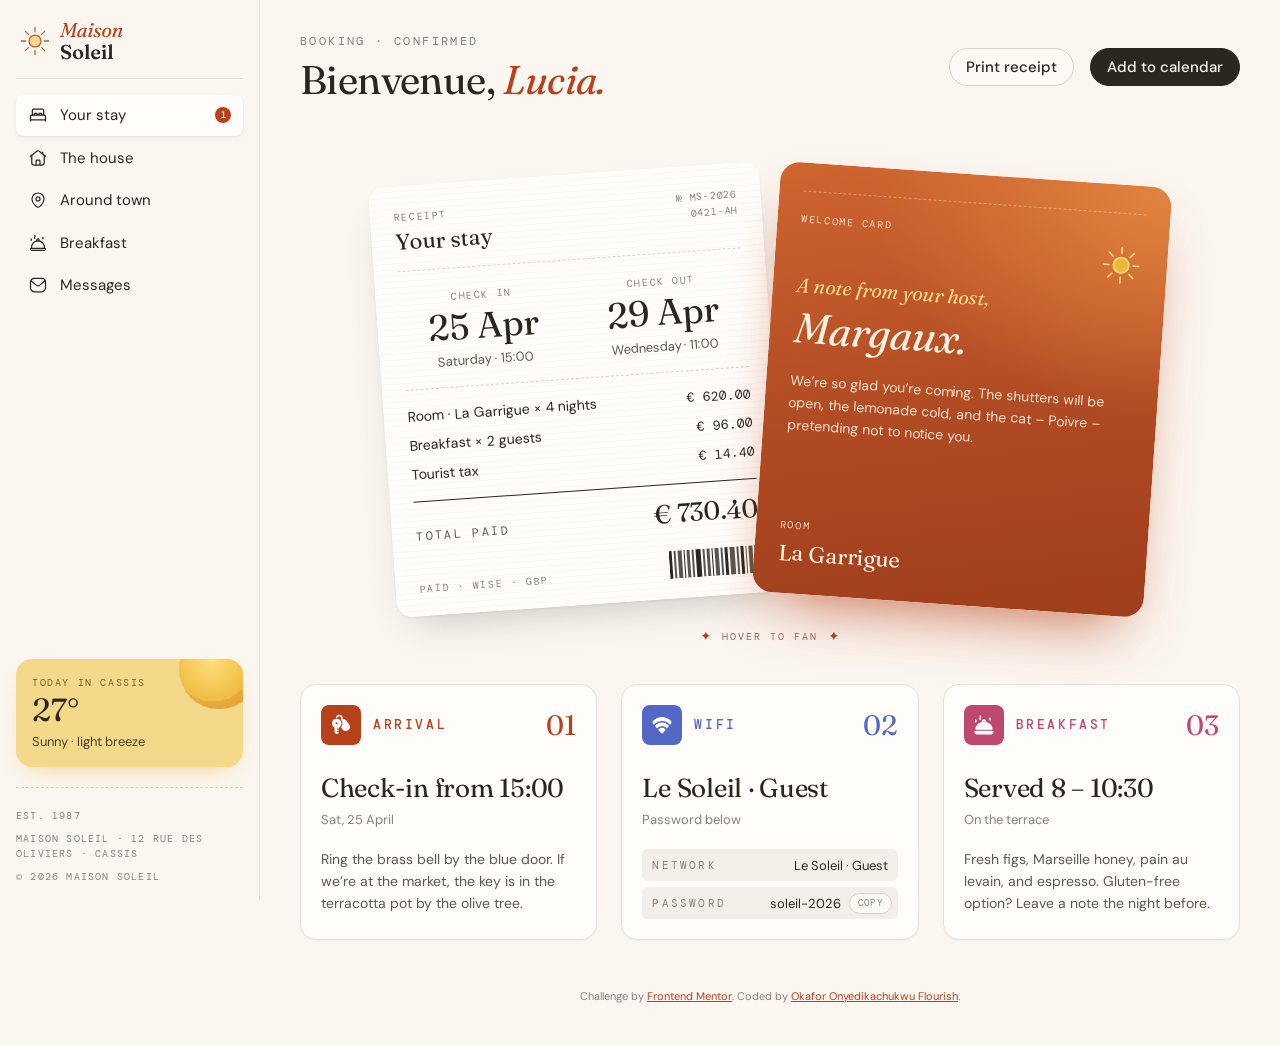
<file: index.html>
<!DOCTYPE html>
<html lang="en">
<head>
  <meta charset="UTF-8">
  <meta name="viewport" content="width=device-width, initial-scale=1.0">
  <meta name="description" content="Your booking at Maison Soleil, Cassis is confirmed.">

  <link rel="icon" type="image/png" sizes="32x32" href="./assets/images/favicon-32x32.png">
  <link rel="preload" href="./assets/fonts/fraunces-latin-standard-normal.woff2" as="font" type="font/woff2" crossorigin>
  <link rel="preload" href="./assets/fonts/dm-sans-latin-standard-normal.woff2" as="font" type="font/woff2" crossorigin>
  <link rel="stylesheet" href="./style.css">

  <title>Frontend Mentor | Hotel booking confirmation page</title>
</head>
<body data-page="stay">
  <a class="skip-link" href="#main">Skip to content</a>

  <div class="layout">

    <!-- ============ Sidebar (same on every page) ============ -->
    <aside class="sidebar" data-sidebar>
      <div class="sidebar__top">
        <a class="sidebar__logo" href="index.html" aria-label="Maison Soleil, your stay">
          <img src="./assets/images/logo.svg" alt="" width="107" height="42">
        </a>

        <button class="menu-toggle" type="button" aria-expanded="false" aria-controls="sidebar-panel" aria-label="Open menu" data-menu-toggle>
          <img class="menu-toggle__open" src="./assets/images/icon-menu.svg" alt="" width="20" height="20">
          <img class="menu-toggle__close" src="./assets/images/icon-close.svg" alt="" width="20" height="20">
        </button>
      </div>

      <div class="sidebar__panel" id="sidebar-panel">
        <!-- Guest navigation -->
        <nav class="nav" aria-label="Guest navigation">
          <ul class="nav__list">
            <li>
              <a class="nav__link" href="index.html" aria-current="page">
                <img src="./assets/images/icon-bed.svg" alt="" width="20" height="20">
                Your stay
                <span class="nav__badge" aria-hidden="true">1</span><span class="sr-only">(1 new update)</span>
              </a>
            </li>
            <li>
              <a class="nav__link" href="house.html">
                <img src="./assets/images/icon-house.svg" alt="" width="20" height="20">
                The house
              </a>
            </li>
            <li>
              <a class="nav__link" href="around-town.html">
                <img src="./assets/images/icon-pin.svg" alt="" width="20" height="20">
                Around town
              </a>
            </li>
            <li>
              <a class="nav__link" href="breakfast.html">
                <img src="./assets/images/icon-breakfast-outline.svg" alt="" width="20" height="20">
                Breakfast
              </a>
            </li>
            <li>
              <a class="nav__link" href="messages.html">
                <img src="./assets/images/icon-mail.svg" alt="" width="20" height="20">
                Messages
              </a>
            </li>
          </ul>
        </nav>

        <!-- Local weather -->
        <section class="weather" aria-label="Today's weather">
          <img class="weather__sun" src="./assets/images/icon-weather.svg" alt="" width="80" height="80">
          <p class="eyebrow weather__place">Today in Cassis</p>
          <p class="weather__temp">27°</p>
          <p class="weather__desc">Sunny · light breeze</p>
        </section>

        <footer class="sidebar__footer">
          <p>Est. 1987</p>
          <address>Maison Soleil · 12 Rue des Oliviers · Cassis</address>
          <p><small>© 2026 Maison Soleil</small></p>
        </footer>
      </div>
    </aside>

    <!-- ============ Main content ============ -->
    <main class="main" id="main">

      <header class="page-header">
        <div>
          <p class="eyebrow">Booking · Confirmed</p>
          <h1 class="page-header__title">Bienvenue, <em>Lucia.</em></h1>
        </div>

        <div class="page-header__actions">
          <button class="btn btn--outline" type="button" data-print>Print receipt</button>
          <button class="btn btn--dark" type="button" data-calendar>Add to calendar</button>
        </div>
      </header>

      <!-- Booking cards: receipt + note from host -->
      <section class="stage" aria-label="Your booking">
        <img class="stage__sun" src="./assets/images/illustration-sun.svg" alt="" width="164" height="164">

        <!-- Receipt card -->
        <article class="receipt" aria-labelledby="receipt-title">
          <header class="receipt__header">
            <div>
              <p class="eyebrow eyebrow--sm">Receipt</p>
              <h2 class="receipt__title" id="receipt-title">Your stay</h2>
            </div>
            <p class="receipt__number"><span aria-hidden="true">№</span><span class="sr-only">Booking number</span> MS-2026<br>0421-AH</p>
          </header>

          <div class="receipt__dates">
            <div>
              <p class="eyebrow eyebrow--sm">Check in</p>
              <p class="receipt__date"><time datetime="2026-04-25T15:00+02:00" data-check-in>25 Apr</time></p>
              <p class="receipt__day">Saturday · 15:00</p>
            </div>
            <div>
              <p class="eyebrow eyebrow--sm">Check out</p>
              <p class="receipt__date"><time datetime="2026-04-29T11:00+02:00" data-check-out>29 Apr</time></p>
              <p class="receipt__day">Wednesday · 11:00</p>
            </div>
          </div>

          <dl class="receipt__items">
            <div class="receipt__row">
              <dt>Room · La Garrigue × 4 nights</dt>
              <dd>€ 620.00</dd>
            </div>
            <div class="receipt__row">
              <dt>Breakfast × 2 guests</dt>
              <dd>€ 96.00</dd>
            </div>
            <div class="receipt__row">
              <dt>Tourist tax</dt>
              <dd>€ 14.40</dd>
            </div>
          </dl>

          <div class="receipt__total">
            <p class="eyebrow">Total paid</p>
            <p class="receipt__amount">€ 730.40</p>
          </div>

          <footer class="receipt__footer">
            <p class="eyebrow eyebrow--sm">Paid · Wise · GBP</p>
            <img src="./assets/images/icon-barcode.svg" alt="" width="93" height="28">
          </footer>
        </article>

        <!-- Note from host card -->
        <article class="host-note" aria-labelledby="host-title">
          <p class="eyebrow eyebrow--sm host-note__label">Welcome card</p>
          <img class="host-note__sun" src="./assets/images/icon-sun.svg" alt="" width="49" height="49">

          <h2 class="host-note__title" id="host-title">
            <span class="host-note__lead">A note from your host,</span>
            <span class="host-note__name">Margaux.</span>
          </h2>
          <p class="host-note__text">We’re so glad you’re coming. The shutters will be open, the lemonade cold, and the cat – Poivre – pretending not to notice you.</p>

          <div class="host-note__room">
            <p class="eyebrow eyebrow--sm">Room</p>
            <p class="host-note__room-name">La Garrigue</p>
          </div>
        </article>
      </section>

      <p class="stage-hint" aria-hidden="true">
        <img src="./assets/images/icon-sparkle.svg" alt="" width="8" height="8">
        Hover to fan
        <img src="./assets/images/icon-sparkle.svg" alt="" width="8" height="8">
      </p>

      <!-- Guest info row -->
      <section class="info" aria-label="Arrival, Wi-Fi and breakfast details">

        <!-- Arrival -->
        <article class="info-card info-card--arrival" aria-labelledby="arrival-title">
          <header class="info-card__header">
            <span class="info-card__icon"><img src="./assets/images/icon-key.svg" alt="" width="24" height="25"></span>
            <h2 class="info-card__label" id="arrival-title">Arrival</h2>
            <span class="info-card__number" aria-hidden="true">01</span>
          </header>
          <p class="info-card__title">Check-in from 15:00</p>
          <p class="info-card__sub">Sat, 25 April</p>
          <p class="info-card__text">Ring the brass bell by the blue door. If we’re at the market, the key is in the terracotta pot by the olive tree.</p>
        </article>

        <!-- Wifi -->
        <article class="info-card info-card--wifi" aria-labelledby="wifi-title">
          <header class="info-card__header">
            <span class="info-card__icon"><img src="./assets/images/icon-wifi.svg" alt="" width="24" height="24"></span>
            <h2 class="info-card__label" id="wifi-title">Wifi</h2>
            <span class="info-card__number" aria-hidden="true">02</span>
          </header>
          <p class="info-card__title">Le Soleil · Guest</p>
          <p class="info-card__sub">Password below</p>

          <dl class="wifi">
            <div class="wifi__row">
              <dt>Network</dt>
              <dd>Le Soleil · Guest</dd>
            </div>
            <div class="wifi__row">
              <dt>Password</dt>
              <dd>
                <span id="wifi-password">soleil-2026</span>
                <button class="copy-btn" type="button" data-copy-target="wifi-password" aria-label="Copy Wi-Fi password">Copy</button>
              </dd>
            </div>
          </dl>
          <p class="sr-only" role="status" data-copy-status></p>
        </article>

        <!-- Breakfast -->
        <article class="info-card info-card--breakfast" aria-labelledby="breakfast-title">
          <header class="info-card__header">
            <span class="info-card__icon"><img src="./assets/images/icon-breakfast.svg" alt="" width="24" height="24"></span>
            <h2 class="info-card__label" id="breakfast-title">Breakfast</h2>
            <span class="info-card__number" aria-hidden="true">03</span>
          </header>
          <p class="info-card__title">Served 8 – 10:30</p>
          <p class="info-card__sub">On the terrace</p>
          <p class="info-card__text">Fresh figs, Marseille honey, pain au levain, and espresso. Gluten-free option? Leave a note the night before.</p>
        </article>

      </section>

      <footer class="attribution">
        Challenge by <a href="https://www.frontendmentor.io?ref=challenge">Frontend Mentor</a>.
        Coded by <a href="https://github.com/okafor-onyedikachukwu-flourish">Okafor Onyedikachukwu Flourish</a>.
      </footer>
    </main>
  </div>

  <script src="./script.js" defer></script>
</body>
</html>
</file>
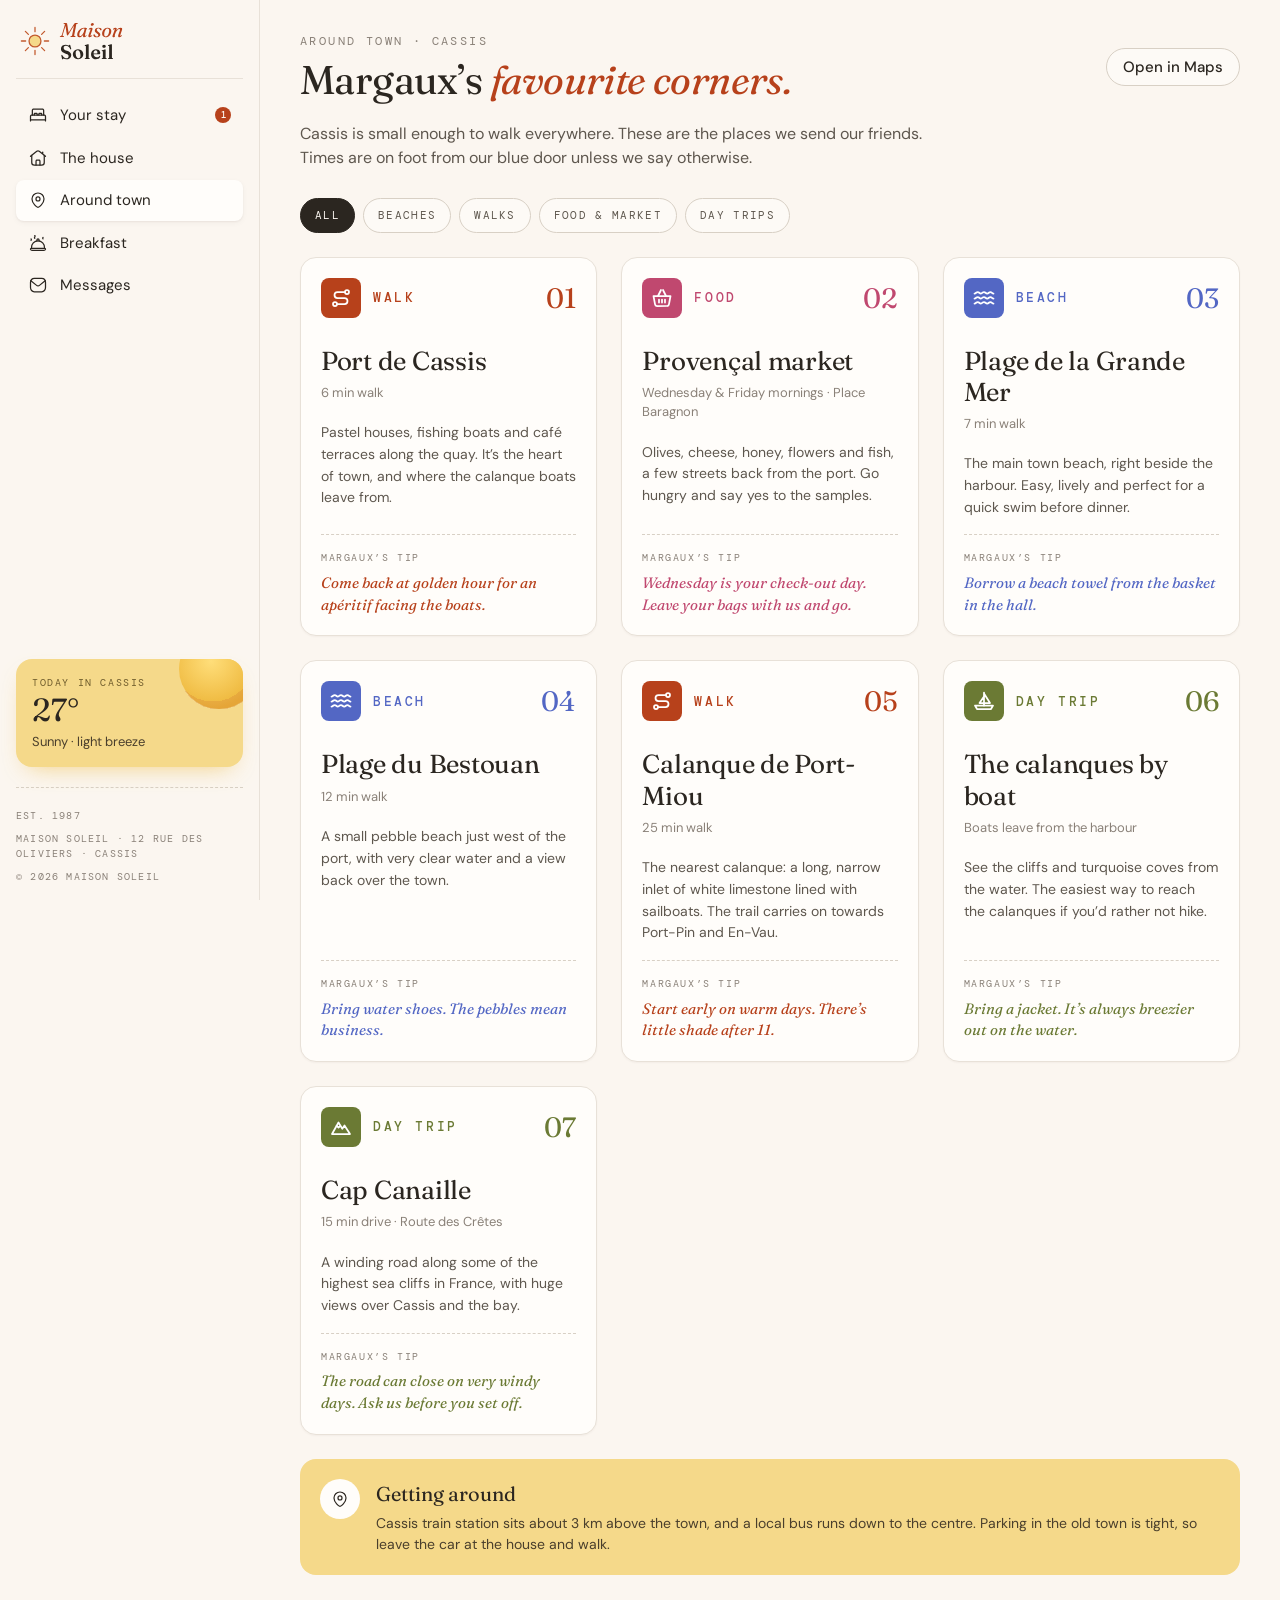
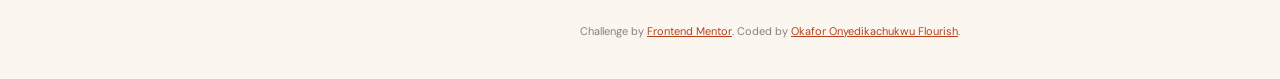
<file: around-town.html>
<!DOCTYPE html>
<html lang="en">
<head>
  <meta charset="UTF-8">
  <meta name="viewport" content="width=device-width, initial-scale=1.0">
  <meta name="description" content="Beaches, walks, the market and day trips in Cassis, picked by your host.">

  <link rel="icon" type="image/png" sizes="32x32" href="./assets/images/favicon-32x32.png">
  <link rel="preload" href="./assets/fonts/fraunces-latin-standard-normal.woff2" as="font" type="font/woff2" crossorigin>
  <link rel="preload" href="./assets/fonts/dm-sans-latin-standard-normal.woff2" as="font" type="font/woff2" crossorigin>
  <link rel="stylesheet" href="./style.css">

  <title>Around town | Maison Soleil</title>
</head>
<body data-page="town">
  <a class="skip-link" href="#main">Skip to content</a>

  <div class="layout">

    <!-- ============ Sidebar (same on every page) ============ -->
    <aside class="sidebar" data-sidebar>
      <div class="sidebar__top">
        <a class="sidebar__logo" href="index.html" aria-label="Maison Soleil, your stay">
          <img src="./assets/images/logo.svg" alt="" width="107" height="42">
        </a>

        <button class="menu-toggle" type="button" aria-expanded="false" aria-controls="sidebar-panel" aria-label="Open menu" data-menu-toggle>
          <img class="menu-toggle__open" src="./assets/images/icon-menu.svg" alt="" width="20" height="20">
          <img class="menu-toggle__close" src="./assets/images/icon-close.svg" alt="" width="20" height="20">
        </button>
      </div>

      <div class="sidebar__panel" id="sidebar-panel">
        <!-- Guest navigation -->
        <nav class="nav" aria-label="Guest navigation">
          <ul class="nav__list">
            <li>
              <a class="nav__link" href="index.html">
                <img src="./assets/images/icon-bed.svg" alt="" width="20" height="20">
                Your stay
                <span class="nav__badge" aria-hidden="true">1</span><span class="sr-only">(1 new update)</span>
              </a>
            </li>
            <li>
              <a class="nav__link" href="house.html">
                <img src="./assets/images/icon-house.svg" alt="" width="20" height="20">
                The house
              </a>
            </li>
            <li>
              <a class="nav__link" href="around-town.html" aria-current="page">
                <img src="./assets/images/icon-pin.svg" alt="" width="20" height="20">
                Around town
              </a>
            </li>
            <li>
              <a class="nav__link" href="breakfast.html">
                <img src="./assets/images/icon-breakfast-outline.svg" alt="" width="20" height="20">
                Breakfast
              </a>
            </li>
            <li>
              <a class="nav__link" href="messages.html">
                <img src="./assets/images/icon-mail.svg" alt="" width="20" height="20">
                Messages
              </a>
            </li>
          </ul>
        </nav>

        <!-- Local weather -->
        <section class="weather" aria-label="Today's weather">
          <img class="weather__sun" src="./assets/images/icon-weather.svg" alt="" width="80" height="80">
          <p class="eyebrow weather__place">Today in Cassis</p>
          <p class="weather__temp">27°</p>
          <p class="weather__desc">Sunny · light breeze</p>
        </section>

        <footer class="sidebar__footer">
          <p>Est. 1987</p>
          <address>Maison Soleil · 12 Rue des Oliviers · Cassis</address>
          <p><small>© 2026 Maison Soleil</small></p>
        </footer>
      </div>
    </aside>

    <!-- ============ Main content ============ -->
    <main class="main" id="main">

      <header class="page-header">
        <div>
          <p class="eyebrow">Around town · Cassis</p>
          <h1 class="page-header__title">Margaux’s <em>favourite corners.</em></h1>
        </div>

        <div class="page-header__actions">
          <a class="btn btn--outline" href="https://www.google.com/maps/search/?api=1&amp;query=Cassis%2C%20France" target="_blank" rel="noopener">Open in Maps</a>
        </div>
      </header>

      <p class="lead">Cassis is small enough to walk everywhere. These are the places we send our friends. Times are on foot from our blue door unless we say otherwise.</p>

      <!-- Filters -->
      <div class="chips filters" role="group" aria-label="Filter places">
        <button class="chip" type="button" data-filter="all" aria-pressed="true">All</button>
        <button class="chip" type="button" data-filter="beach" aria-pressed="false">Beaches</button>
        <button class="chip" type="button" data-filter="walk" aria-pressed="false">Walks</button>
        <button class="chip" type="button" data-filter="food" aria-pressed="false">Food &amp; market</button>
        <button class="chip" type="button" data-filter="trip" aria-pressed="false">Day trips</button>
      </div>
      <p class="sr-only" role="status" data-filter-status></p>

      <!-- Places -->
      <section class="places" aria-label="Places to visit">

        <article class="info-card info-card--arrival" data-category="walk">
          <header class="info-card__header">
            <span class="info-card__icon"><img src="./assets/images/icon-route.svg" alt="" width="24" height="24"></span>
            <h2 class="info-card__label">Walk</h2>
            <span class="info-card__number" aria-hidden="true">01</span>
          </header>
          <p class="info-card__title">Port de Cassis</p>
          <p class="info-card__sub">6 min walk</p>
          <p class="info-card__text">Pastel houses, fishing boats and café terraces along the quay. It’s the heart of town, and where the calanque boats leave from.</p>
          <p class="tip"><span class="eyebrow eyebrow--sm">Margaux’s tip</span>Come back at golden hour for an apéritif facing the boats.</p>
        </article>

        <article class="info-card info-card--breakfast" data-category="food">
          <header class="info-card__header">
            <span class="info-card__icon"><img src="./assets/images/icon-basket.svg" alt="" width="24" height="24"></span>
            <h2 class="info-card__label">Food</h2>
            <span class="info-card__number" aria-hidden="true">02</span>
          </header>
          <p class="info-card__title">Provençal market</p>
          <p class="info-card__sub">Wednesday &amp; Friday mornings · Place Baragnon</p>
          <p class="info-card__text">Olives, cheese, honey, flowers and fish, a few streets back from the port. Go hungry and say yes to the samples.</p>
          <p class="tip"><span class="eyebrow eyebrow--sm">Margaux’s tip</span>Wednesday is your check-out day. Leave your bags with us and go.</p>
        </article>

        <article class="info-card info-card--wifi" data-category="beach">
          <header class="info-card__header">
            <span class="info-card__icon"><img src="./assets/images/icon-waves.svg" alt="" width="24" height="24"></span>
            <h2 class="info-card__label">Beach</h2>
            <span class="info-card__number" aria-hidden="true">03</span>
          </header>
          <p class="info-card__title">Plage de la Grande Mer</p>
          <p class="info-card__sub">7 min walk</p>
          <p class="info-card__text">The main town beach, right beside the harbour. Easy, lively and perfect for a quick swim before dinner.</p>
          <p class="tip"><span class="eyebrow eyebrow--sm">Margaux’s tip</span>Borrow a beach towel from the basket in the hall.</p>
        </article>

        <article class="info-card info-card--wifi" data-category="beach">
          <header class="info-card__header">
            <span class="info-card__icon"><img src="./assets/images/icon-waves.svg" alt="" width="24" height="24"></span>
            <h2 class="info-card__label">Beach</h2>
            <span class="info-card__number" aria-hidden="true">04</span>
          </header>
          <p class="info-card__title">Plage du Bestouan</p>
          <p class="info-card__sub">12 min walk</p>
          <p class="info-card__text">A small pebble beach just west of the port, with very clear water and a view back over the town.</p>
          <p class="tip"><span class="eyebrow eyebrow--sm">Margaux’s tip</span>Bring water shoes. The pebbles mean business.</p>
        </article>

        <article class="info-card info-card--arrival" data-category="walk">
          <header class="info-card__header">
            <span class="info-card__icon"><img src="./assets/images/icon-route.svg" alt="" width="24" height="24"></span>
            <h2 class="info-card__label">Walk</h2>
            <span class="info-card__number" aria-hidden="true">05</span>
          </header>
          <p class="info-card__title">Calanque de Port-Miou</p>
          <p class="info-card__sub">25 min walk</p>
          <p class="info-card__text">The nearest calanque: a long, narrow inlet of white limestone lined with sailboats. The trail carries on towards Port-Pin and En-Vau.</p>
          <p class="tip"><span class="eyebrow eyebrow--sm">Margaux’s tip</span>Start early on warm days. There’s little shade after 11.</p>
        </article>

        <article class="info-card info-card--olive" data-category="trip">
          <header class="info-card__header">
            <span class="info-card__icon"><img src="./assets/images/icon-boat.svg" alt="" width="24" height="24"></span>
            <h2 class="info-card__label">Day trip</h2>
            <span class="info-card__number" aria-hidden="true">06</span>
          </header>
          <p class="info-card__title">The calanques by boat</p>
          <p class="info-card__sub">Boats leave from the harbour</p>
          <p class="info-card__text">See the cliffs and turquoise coves from the water. The easiest way to reach the calanques if you’d rather not hike.</p>
          <p class="tip"><span class="eyebrow eyebrow--sm">Margaux’s tip</span>Bring a jacket. It’s always breezier out on the water.</p>
        </article>

        <article class="info-card info-card--olive" data-category="trip">
          <header class="info-card__header">
            <span class="info-card__icon"><img src="./assets/images/icon-cliff.svg" alt="" width="24" height="24"></span>
            <h2 class="info-card__label">Day trip</h2>
            <span class="info-card__number" aria-hidden="true">07</span>
          </header>
          <p class="info-card__title">Cap Canaille</p>
          <p class="info-card__sub">15 min drive · Route des Crêtes</p>
          <p class="info-card__text">A winding road along some of the highest sea cliffs in France, with huge views over Cassis and the bay.</p>
          <p class="tip"><span class="eyebrow eyebrow--sm">Margaux’s tip</span>The road can close on very windy days. Ask us before you set off.</p>
        </article>
      </section>

      <!-- Getting around -->
      <aside class="notice" aria-labelledby="getting-around-title">
        <span class="notice__icon"><img src="./assets/images/icon-pin.svg" alt="" width="20" height="20"></span>
        <div>
          <h2 class="notice__title" id="getting-around-title">Getting around</h2>
          <p class="notice__text">Cassis train station sits about 3 km above the town, and a local bus runs down to the centre. Parking in the old town is tight, so leave the car at the house and walk.</p>
        </div>
      </aside>

      <footer class="attribution">
        Challenge by <a href="https://www.frontendmentor.io?ref=challenge">Frontend Mentor</a>.
        Coded by <a href="https://github.com/okafor-onyedikachukwu-flourish">Okafor Onyedikachukwu Flourish</a>.
      </footer>
    </main>
  </div>

  <script src="./script.js" defer></script>
</body>
</html>
</file>
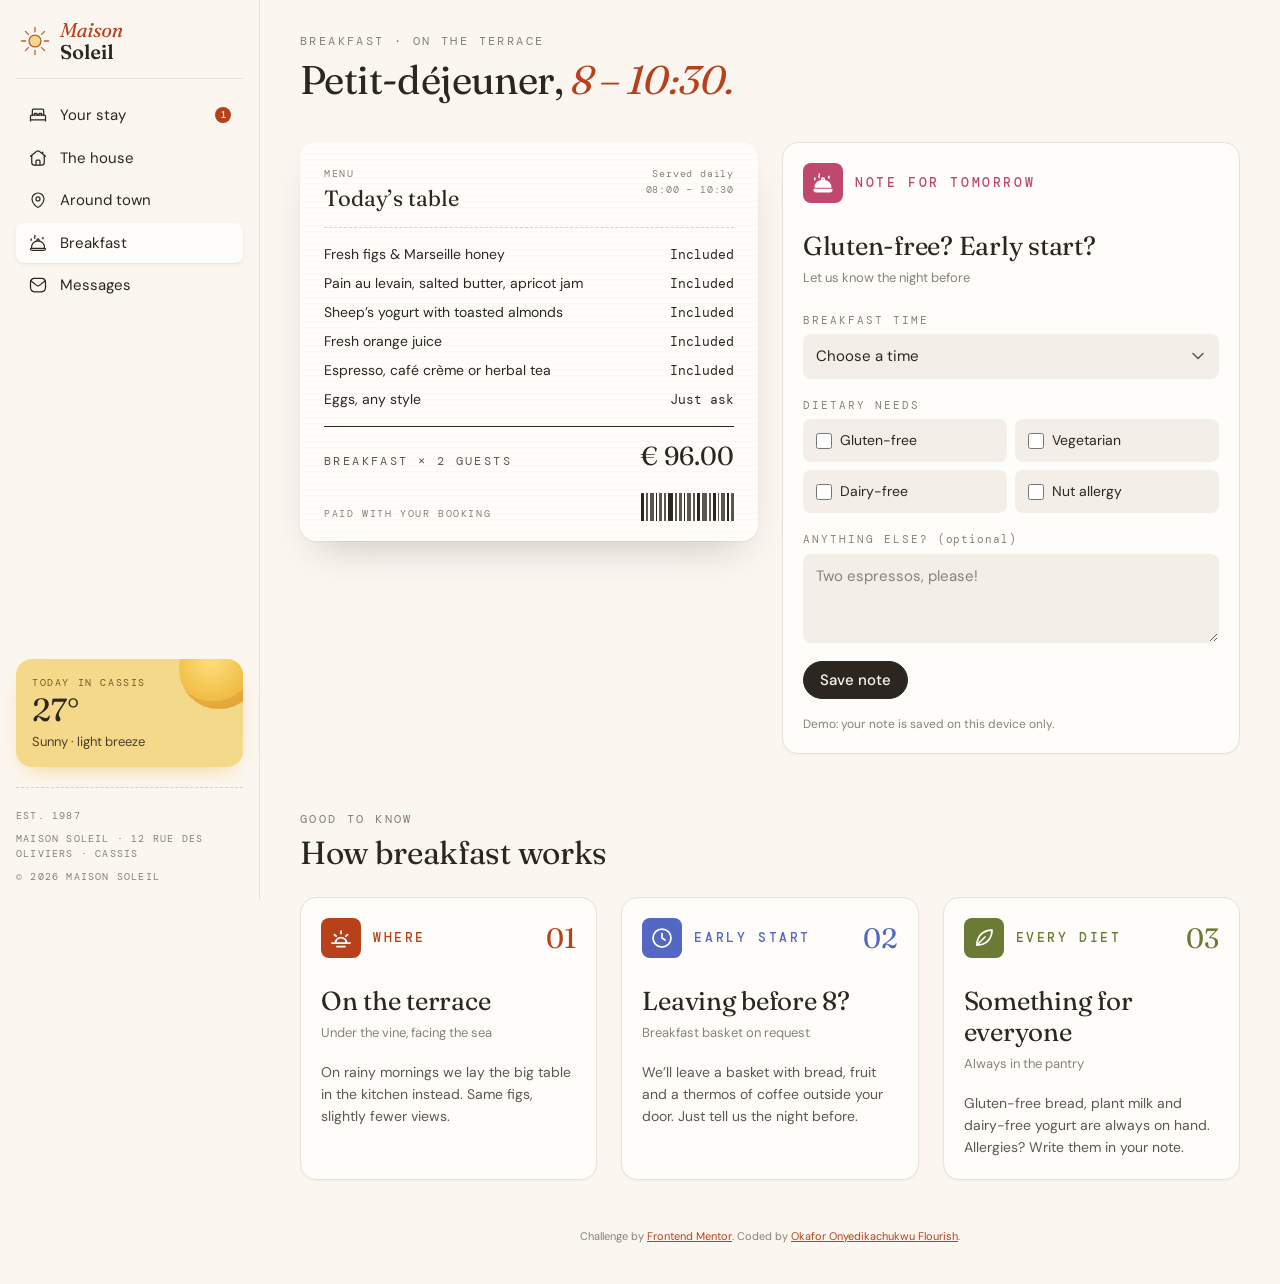
<file: breakfast.html>
<!DOCTYPE html>
<html lang="en">
<head>
  <meta charset="UTF-8">
  <meta name="viewport" content="width=device-width, initial-scale=1.0">
  <meta name="description" content="Breakfast on the terrace at Maison Soleil, 8 to 10:30. Leave a note for tomorrow.">

  <link rel="icon" type="image/png" sizes="32x32" href="./assets/images/favicon-32x32.png">
  <link rel="preload" href="./assets/fonts/fraunces-latin-standard-normal.woff2" as="font" type="font/woff2" crossorigin>
  <link rel="preload" href="./assets/fonts/dm-sans-latin-standard-normal.woff2" as="font" type="font/woff2" crossorigin>
  <link rel="stylesheet" href="./style.css">

  <title>Breakfast | Maison Soleil</title>
</head>
<body data-page="breakfast">
  <a class="skip-link" href="#main">Skip to content</a>

  <div class="layout">

    <!-- ============ Sidebar (same on every page) ============ -->
    <aside class="sidebar" data-sidebar>
      <div class="sidebar__top">
        <a class="sidebar__logo" href="index.html" aria-label="Maison Soleil, your stay">
          <img src="./assets/images/logo.svg" alt="" width="107" height="42">
        </a>

        <button class="menu-toggle" type="button" aria-expanded="false" aria-controls="sidebar-panel" aria-label="Open menu" data-menu-toggle>
          <img class="menu-toggle__open" src="./assets/images/icon-menu.svg" alt="" width="20" height="20">
          <img class="menu-toggle__close" src="./assets/images/icon-close.svg" alt="" width="20" height="20">
        </button>
      </div>

      <div class="sidebar__panel" id="sidebar-panel">
        <!-- Guest navigation -->
        <nav class="nav" aria-label="Guest navigation">
          <ul class="nav__list">
            <li>
              <a class="nav__link" href="index.html">
                <img src="./assets/images/icon-bed.svg" alt="" width="20" height="20">
                Your stay
                <span class="nav__badge" aria-hidden="true">1</span><span class="sr-only">(1 new update)</span>
              </a>
            </li>
            <li>
              <a class="nav__link" href="house.html">
                <img src="./assets/images/icon-house.svg" alt="" width="20" height="20">
                The house
              </a>
            </li>
            <li>
              <a class="nav__link" href="around-town.html">
                <img src="./assets/images/icon-pin.svg" alt="" width="20" height="20">
                Around town
              </a>
            </li>
            <li>
              <a class="nav__link" href="breakfast.html" aria-current="page">
                <img src="./assets/images/icon-breakfast-outline.svg" alt="" width="20" height="20">
                Breakfast
              </a>
            </li>
            <li>
              <a class="nav__link" href="messages.html">
                <img src="./assets/images/icon-mail.svg" alt="" width="20" height="20">
                Messages
              </a>
            </li>
          </ul>
        </nav>

        <!-- Local weather -->
        <section class="weather" aria-label="Today's weather">
          <img class="weather__sun" src="./assets/images/icon-weather.svg" alt="" width="80" height="80">
          <p class="eyebrow weather__place">Today in Cassis</p>
          <p class="weather__temp">27°</p>
          <p class="weather__desc">Sunny · light breeze</p>
        </section>

        <footer class="sidebar__footer">
          <p>Est. 1987</p>
          <address>Maison Soleil · 12 Rue des Oliviers · Cassis</address>
          <p><small>© 2026 Maison Soleil</small></p>
        </footer>
      </div>
    </aside>

    <!-- ============ Main content ============ -->
    <main class="main" id="main">

      <header class="page-header">
        <div>
          <p class="eyebrow">Breakfast · On the terrace</p>
          <h1 class="page-header__title">Petit-déjeuner, <em class="nowrap">8 – 10:30.</em></h1>
        </div>
      </header>

      <div class="split split--top">
        <!-- Menu -->
        <article class="receipt receipt--flat" aria-labelledby="menu-title">
          <header class="receipt__header">
            <div>
              <p class="eyebrow eyebrow--sm">Menu</p>
              <h2 class="receipt__title" id="menu-title">Today’s table</h2>
            </div>
            <p class="receipt__number">Served daily<br>08:00 – 10:30</p>
          </header>

          <dl class="receipt__items">
            <div class="receipt__row">
              <dt>Fresh figs &amp; Marseille honey</dt>
              <dd>Included</dd>
            </div>
            <div class="receipt__row">
              <dt>Pain au levain, salted butter, apricot jam</dt>
              <dd>Included</dd>
            </div>
            <div class="receipt__row">
              <dt>Sheep’s yogurt with toasted almonds</dt>
              <dd>Included</dd>
            </div>
            <div class="receipt__row">
              <dt>Fresh orange juice</dt>
              <dd>Included</dd>
            </div>
            <div class="receipt__row">
              <dt>Espresso, café crème or herbal tea</dt>
              <dd>Included</dd>
            </div>
            <div class="receipt__row">
              <dt>Eggs, any style</dt>
              <dd>Just ask</dd>
            </div>
          </dl>

          <div class="receipt__total">
            <p class="eyebrow">Breakfast × 2 guests</p>
            <p class="receipt__amount">€ 96.00</p>
          </div>

          <footer class="receipt__footer">
            <p class="eyebrow eyebrow--sm">Paid with your booking</p>
            <img src="./assets/images/icon-barcode.svg" alt="" width="93" height="28">
          </footer>
        </article>

        <!-- Note for tomorrow -->
        <article class="info-card info-card--breakfast" aria-labelledby="note-title">
          <header class="info-card__header">
            <span class="info-card__icon"><img src="./assets/images/icon-breakfast.svg" alt="" width="24" height="24"></span>
            <h2 class="info-card__label" id="note-title">Note for tomorrow</h2>
          </header>
          <p class="info-card__title">Gluten-free? Early start?</p>
          <p class="info-card__sub">Let us know the night before</p>

          <form class="form" data-breakfast-form novalidate>
            <div class="field">
              <label for="bf-time">Breakfast time</label>
              <select id="bf-time" name="time" required aria-describedby="bf-time-error">
                <option value="">Choose a time</option>
                <option>08:00</option>
                <option>08:30</option>
                <option>09:00</option>
                <option>09:30</option>
                <option>10:00</option>
              </select>
              <p class="field__error" id="bf-time-error" hidden>Please choose a time.</p>
            </div>

            <fieldset class="field">
              <legend>Dietary needs</legend>
              <div class="checks">
                <label class="check"><input type="checkbox" name="diet" value="Gluten-free"> Gluten-free</label>
                <label class="check"><input type="checkbox" name="diet" value="Vegetarian"> Vegetarian</label>
                <label class="check"><input type="checkbox" name="diet" value="Dairy-free"> Dairy-free</label>
                <label class="check"><input type="checkbox" name="diet" value="Nut allergy"> Nut allergy</label>
              </div>
            </fieldset>

            <div class="field">
              <label for="bf-note">Anything else? <span class="field__optional">(optional)</span></label>
              <textarea id="bf-note" name="note" rows="3" maxlength="240" placeholder="Two espressos, please!"></textarea>
            </div>

            <button class="btn btn--dark form__submit" type="submit">Save note</button>
          </form>

          <div class="form-success" data-breakfast-saved tabindex="-1" hidden>
            <p class="form-success__title">Noted for tomorrow</p>
            <p class="form-success__text" data-breakfast-summary></p>
            <button class="btn btn--outline" type="button" data-breakfast-edit>Change note</button>
          </div>

          <p class="demo-note">Demo: your note is saved on this device only.</p>
        </article>
      </div>

      <!-- Good to know -->
      <section class="section" aria-labelledby="breakfast-info-title">
        <div class="section__heading">
          <p class="eyebrow">Good to know</p>
          <h2 class="section__title" id="breakfast-info-title">How breakfast works</h2>
        </div>

        <div class="info">
          <article class="info-card info-card--arrival">
            <header class="info-card__header">
              <span class="info-card__icon"><img src="./assets/images/icon-sunset.svg" alt="" width="24" height="24"></span>
              <h3 class="info-card__label">Where</h3>
              <span class="info-card__number" aria-hidden="true">01</span>
            </header>
            <p class="info-card__title">On the terrace</p>
            <p class="info-card__sub">Under the vine, facing the sea</p>
            <p class="info-card__text">On rainy mornings we lay the big table in the kitchen instead. Same figs, slightly fewer views.</p>
          </article>

          <article class="info-card info-card--wifi">
            <header class="info-card__header">
              <span class="info-card__icon"><img src="./assets/images/icon-clock.svg" alt="" width="24" height="24"></span>
              <h3 class="info-card__label">Early start</h3>
              <span class="info-card__number" aria-hidden="true">02</span>
            </header>
            <p class="info-card__title">Leaving before 8?</p>
            <p class="info-card__sub">Breakfast basket on request</p>
            <p class="info-card__text">We’ll leave a basket with bread, fruit and a thermos of coffee outside your door. Just tell us the night before.</p>
          </article>

          <article class="info-card info-card--olive">
            <header class="info-card__header">
              <span class="info-card__icon"><img src="./assets/images/icon-leaf.svg" alt="" width="24" height="24"></span>
              <h3 class="info-card__label">Every diet</h3>
              <span class="info-card__number" aria-hidden="true">03</span>
            </header>
            <p class="info-card__title">Something for everyone</p>
            <p class="info-card__sub">Always in the pantry</p>
            <p class="info-card__text">Gluten-free bread, plant milk and dairy-free yogurt are always on hand. Allergies? Write them in your note.</p>
          </article>
        </div>
      </section>

      <footer class="attribution">
        Challenge by <a href="https://www.frontendmentor.io?ref=challenge">Frontend Mentor</a>.
        Coded by <a href="https://github.com/okafor-onyedikachukwu-flourish">Okafor Onyedikachukwu Flourish</a>.
      </footer>
    </main>
  </div>

  <script src="./script.js" defer></script>
</body>
</html>
</file>
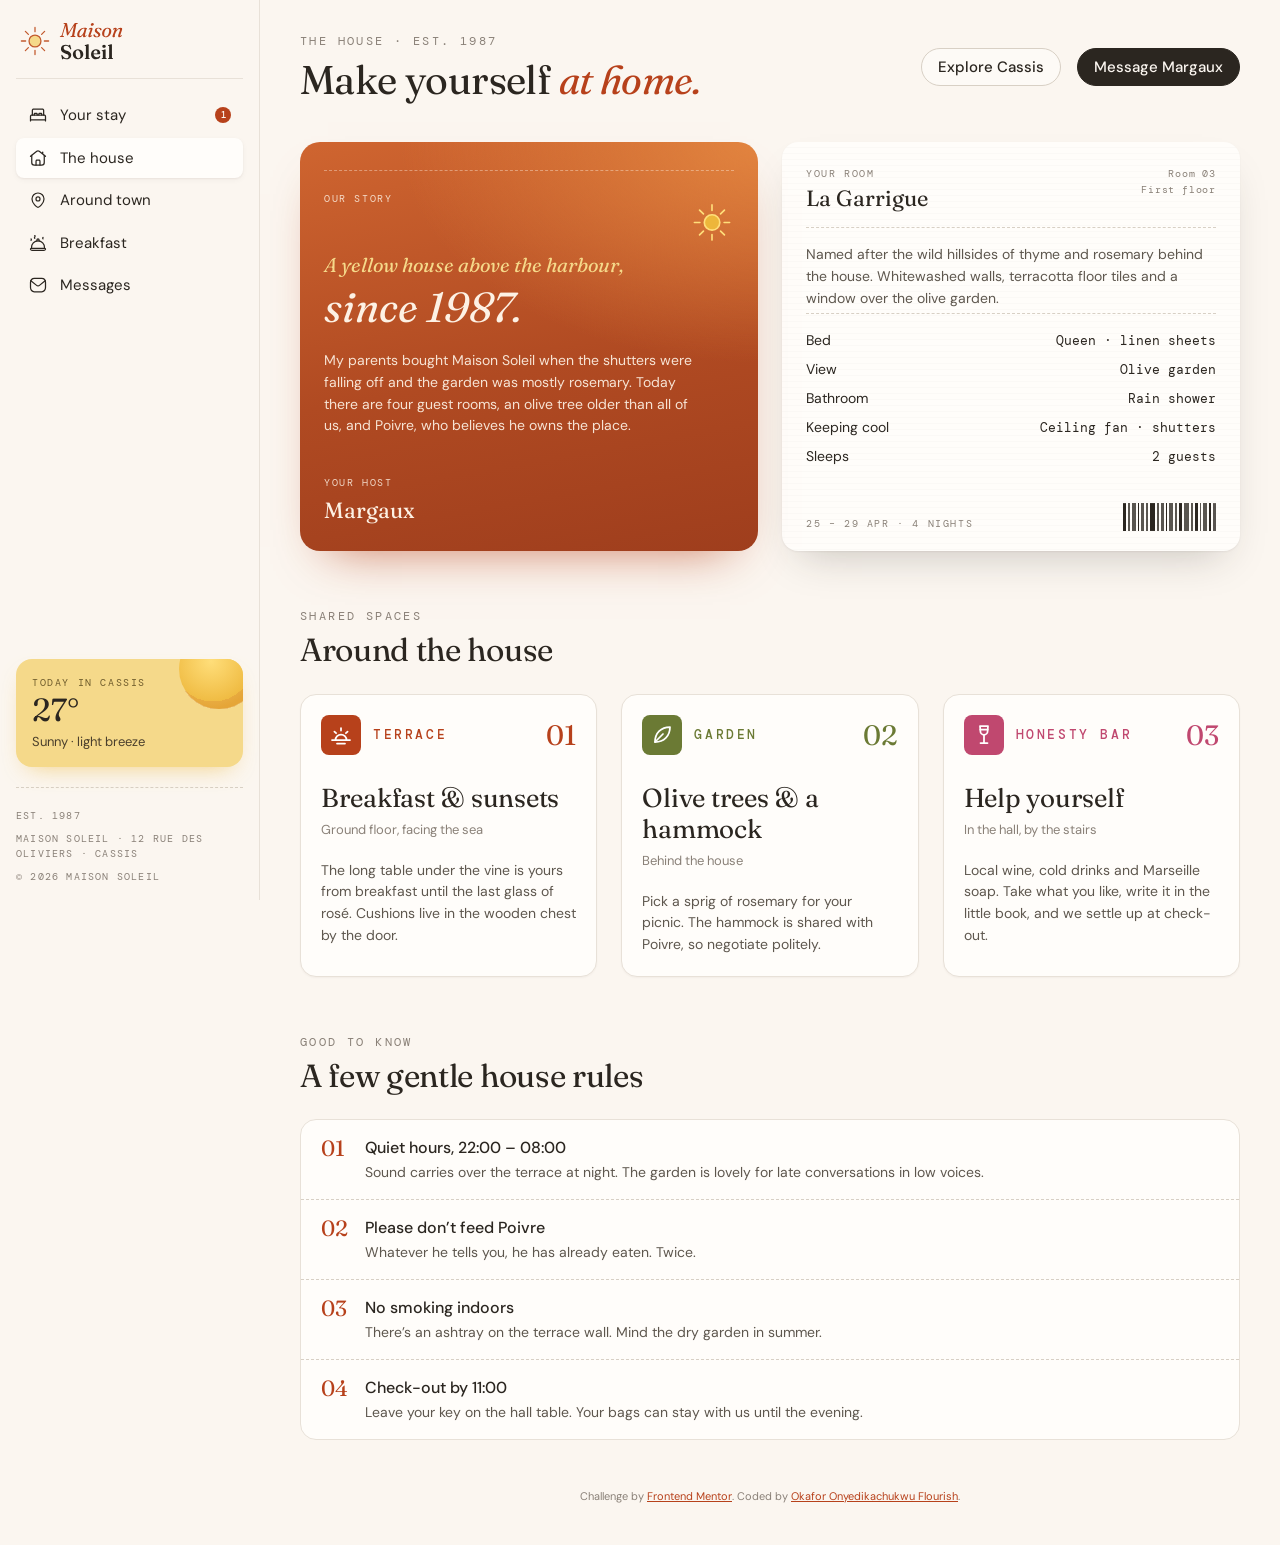
<file: house.html>
<!DOCTYPE html>
<html lang="en">
<head>
  <meta charset="UTF-8">
  <meta name="viewport" content="width=device-width, initial-scale=1.0">
  <meta name="description" content="Your room, the shared spaces and a few gentle house rules at Maison Soleil.">

  <link rel="icon" type="image/png" sizes="32x32" href="./assets/images/favicon-32x32.png">
  <link rel="preload" href="./assets/fonts/fraunces-latin-standard-normal.woff2" as="font" type="font/woff2" crossorigin>
  <link rel="preload" href="./assets/fonts/dm-sans-latin-standard-normal.woff2" as="font" type="font/woff2" crossorigin>
  <link rel="stylesheet" href="./style.css">

  <title>The house | Maison Soleil</title>
</head>
<body data-page="house">
  <a class="skip-link" href="#main">Skip to content</a>

  <div class="layout">

    <!-- ============ Sidebar (same on every page) ============ -->
    <aside class="sidebar" data-sidebar>
      <div class="sidebar__top">
        <a class="sidebar__logo" href="index.html" aria-label="Maison Soleil, your stay">
          <img src="./assets/images/logo.svg" alt="" width="107" height="42">
        </a>

        <button class="menu-toggle" type="button" aria-expanded="false" aria-controls="sidebar-panel" aria-label="Open menu" data-menu-toggle>
          <img class="menu-toggle__open" src="./assets/images/icon-menu.svg" alt="" width="20" height="20">
          <img class="menu-toggle__close" src="./assets/images/icon-close.svg" alt="" width="20" height="20">
        </button>
      </div>

      <div class="sidebar__panel" id="sidebar-panel">
        <!-- Guest navigation -->
        <nav class="nav" aria-label="Guest navigation">
          <ul class="nav__list">
            <li>
              <a class="nav__link" href="index.html">
                <img src="./assets/images/icon-bed.svg" alt="" width="20" height="20">
                Your stay
                <span class="nav__badge" aria-hidden="true">1</span><span class="sr-only">(1 new update)</span>
              </a>
            </li>
            <li>
              <a class="nav__link" href="house.html" aria-current="page">
                <img src="./assets/images/icon-house.svg" alt="" width="20" height="20">
                The house
              </a>
            </li>
            <li>
              <a class="nav__link" href="around-town.html">
                <img src="./assets/images/icon-pin.svg" alt="" width="20" height="20">
                Around town
              </a>
            </li>
            <li>
              <a class="nav__link" href="breakfast.html">
                <img src="./assets/images/icon-breakfast-outline.svg" alt="" width="20" height="20">
                Breakfast
              </a>
            </li>
            <li>
              <a class="nav__link" href="messages.html">
                <img src="./assets/images/icon-mail.svg" alt="" width="20" height="20">
                Messages
              </a>
            </li>
          </ul>
        </nav>

        <!-- Local weather -->
        <section class="weather" aria-label="Today's weather">
          <img class="weather__sun" src="./assets/images/icon-weather.svg" alt="" width="80" height="80">
          <p class="eyebrow weather__place">Today in Cassis</p>
          <p class="weather__temp">27°</p>
          <p class="weather__desc">Sunny · light breeze</p>
        </section>

        <footer class="sidebar__footer">
          <p>Est. 1987</p>
          <address>Maison Soleil · 12 Rue des Oliviers · Cassis</address>
          <p><small>© 2026 Maison Soleil</small></p>
        </footer>
      </div>
    </aside>

    <!-- ============ Main content ============ -->
    <main class="main" id="main">

      <header class="page-header">
        <div>
          <p class="eyebrow">The house · Est. 1987</p>
          <h1 class="page-header__title">Make yourself <em>at home.</em></h1>
        </div>

        <div class="page-header__actions">
          <a class="btn btn--outline" href="around-town.html">Explore Cassis</a>
          <a class="btn btn--dark" href="messages.html">Message Margaux</a>
        </div>
      </header>

      <div class="split">
        <!-- Our story -->
        <article class="host-note host-note--flat" aria-labelledby="story-title">
          <p class="eyebrow eyebrow--sm host-note__label">Our story</p>
          <img class="host-note__sun" src="./assets/images/icon-sun.svg" alt="" width="49" height="49">

          <h2 class="host-note__title" id="story-title">
            <span class="host-note__lead">A yellow house above the harbour,</span>
            <span class="host-note__name">since 1987.</span>
          </h2>
          <p class="host-note__text">My parents bought Maison Soleil when the shutters were falling off and the garden was mostly rosemary. Today there are four guest rooms, an olive tree older than all of us, and Poivre, who believes he owns the place.</p>

          <div class="host-note__room">
            <p class="eyebrow eyebrow--sm">Your host</p>
            <p class="host-note__room-name">Margaux</p>
          </div>
        </article>

        <!-- Your room -->
        <article class="receipt receipt--flat" aria-labelledby="room-title">
          <header class="receipt__header">
            <div>
              <p class="eyebrow eyebrow--sm">Your room</p>
              <h2 class="receipt__title" id="room-title">La Garrigue</h2>
            </div>
            <p class="receipt__number">Room 03<br>First floor</p>
          </header>

          <p class="receipt__intro">Named after the wild hillsides of thyme and rosemary behind the house. Whitewashed walls, terracotta floor tiles and a window over the olive garden.</p>

          <dl class="receipt__items">
            <div class="receipt__row">
              <dt>Bed</dt>
              <dd>Queen · linen sheets</dd>
            </div>
            <div class="receipt__row">
              <dt>View</dt>
              <dd>Olive garden</dd>
            </div>
            <div class="receipt__row">
              <dt>Bathroom</dt>
              <dd>Rain shower</dd>
            </div>
            <div class="receipt__row">
              <dt>Keeping cool</dt>
              <dd>Ceiling fan · shutters</dd>
            </div>
            <div class="receipt__row">
              <dt>Sleeps</dt>
              <dd>2 guests</dd>
            </div>
          </dl>

          <footer class="receipt__footer">
            <p class="eyebrow eyebrow--sm">25 – 29 Apr · 4 nights</p>
            <img src="./assets/images/icon-barcode.svg" alt="" width="93" height="28">
          </footer>
        </article>
      </div>

      <!-- Shared spaces -->
      <section class="section" aria-labelledby="spaces-title">
        <div class="section__heading">
          <p class="eyebrow">Shared spaces</p>
          <h2 class="section__title" id="spaces-title">Around the house</h2>
        </div>

        <div class="info">
          <article class="info-card info-card--arrival">
            <header class="info-card__header">
              <span class="info-card__icon"><img src="./assets/images/icon-sunset.svg" alt="" width="24" height="24"></span>
              <h3 class="info-card__label">Terrace</h3>
              <span class="info-card__number" aria-hidden="true">01</span>
            </header>
            <p class="info-card__title">Breakfast &amp; sunsets</p>
            <p class="info-card__sub">Ground floor, facing the sea</p>
            <p class="info-card__text">The long table under the vine is yours from breakfast until the last glass of rosé. Cushions live in the wooden chest by the door.</p>
          </article>

          <article class="info-card info-card--olive">
            <header class="info-card__header">
              <span class="info-card__icon"><img src="./assets/images/icon-leaf.svg" alt="" width="24" height="24"></span>
              <h3 class="info-card__label">Garden</h3>
              <span class="info-card__number" aria-hidden="true">02</span>
            </header>
            <p class="info-card__title">Olive trees &amp; a hammock</p>
            <p class="info-card__sub">Behind the house</p>
            <p class="info-card__text">Pick a sprig of rosemary for your picnic. The hammock is shared with Poivre, so negotiate politely.</p>
          </article>

          <article class="info-card info-card--breakfast">
            <header class="info-card__header">
              <span class="info-card__icon"><img src="./assets/images/icon-glass.svg" alt="" width="24" height="24"></span>
              <h3 class="info-card__label">Honesty bar</h3>
              <span class="info-card__number" aria-hidden="true">03</span>
            </header>
            <p class="info-card__title">Help yourself</p>
            <p class="info-card__sub">In the hall, by the stairs</p>
            <p class="info-card__text">Local wine, cold drinks and Marseille soap. Take what you like, write it in the little book, and we settle up at check-out.</p>
          </article>
        </div>
      </section>

      <!-- House rules -->
      <section class="section" aria-labelledby="rules-title">
        <div class="section__heading">
          <p class="eyebrow">Good to know</p>
          <h2 class="section__title" id="rules-title">A few gentle house rules</h2>
        </div>

        <ol class="rules">
          <li>
            <span class="rules__num" aria-hidden="true">01</span>
            <div>
              <p class="rules__title">Quiet hours, 22:00 – 08:00</p>
              <p class="rules__text">Sound carries over the terrace at night. The garden is lovely for late conversations in low voices.</p>
            </div>
          </li>
          <li>
            <span class="rules__num" aria-hidden="true">02</span>
            <div>
              <p class="rules__title">Please don’t feed Poivre</p>
              <p class="rules__text">Whatever he tells you, he has already eaten. Twice.</p>
            </div>
          </li>
          <li>
            <span class="rules__num" aria-hidden="true">03</span>
            <div>
              <p class="rules__title">No smoking indoors</p>
              <p class="rules__text">There’s an ashtray on the terrace wall. Mind the dry garden in summer.</p>
            </div>
          </li>
          <li>
            <span class="rules__num" aria-hidden="true">04</span>
            <div>
              <p class="rules__title">Check-out by 11:00</p>
              <p class="rules__text">Leave your key on the hall table. Your bags can stay with us until the evening.</p>
            </div>
          </li>
        </ol>
      </section>

      <footer class="attribution">
        Challenge by <a href="https://www.frontendmentor.io?ref=challenge">Frontend Mentor</a>.
        Coded by <a href="https://github.com/okafor-onyedikachukwu-flourish">Okafor Onyedikachukwu Flourish</a>.
      </footer>
    </main>
  </div>

  <script src="./script.js" defer></script>
</body>
</html>
</file>
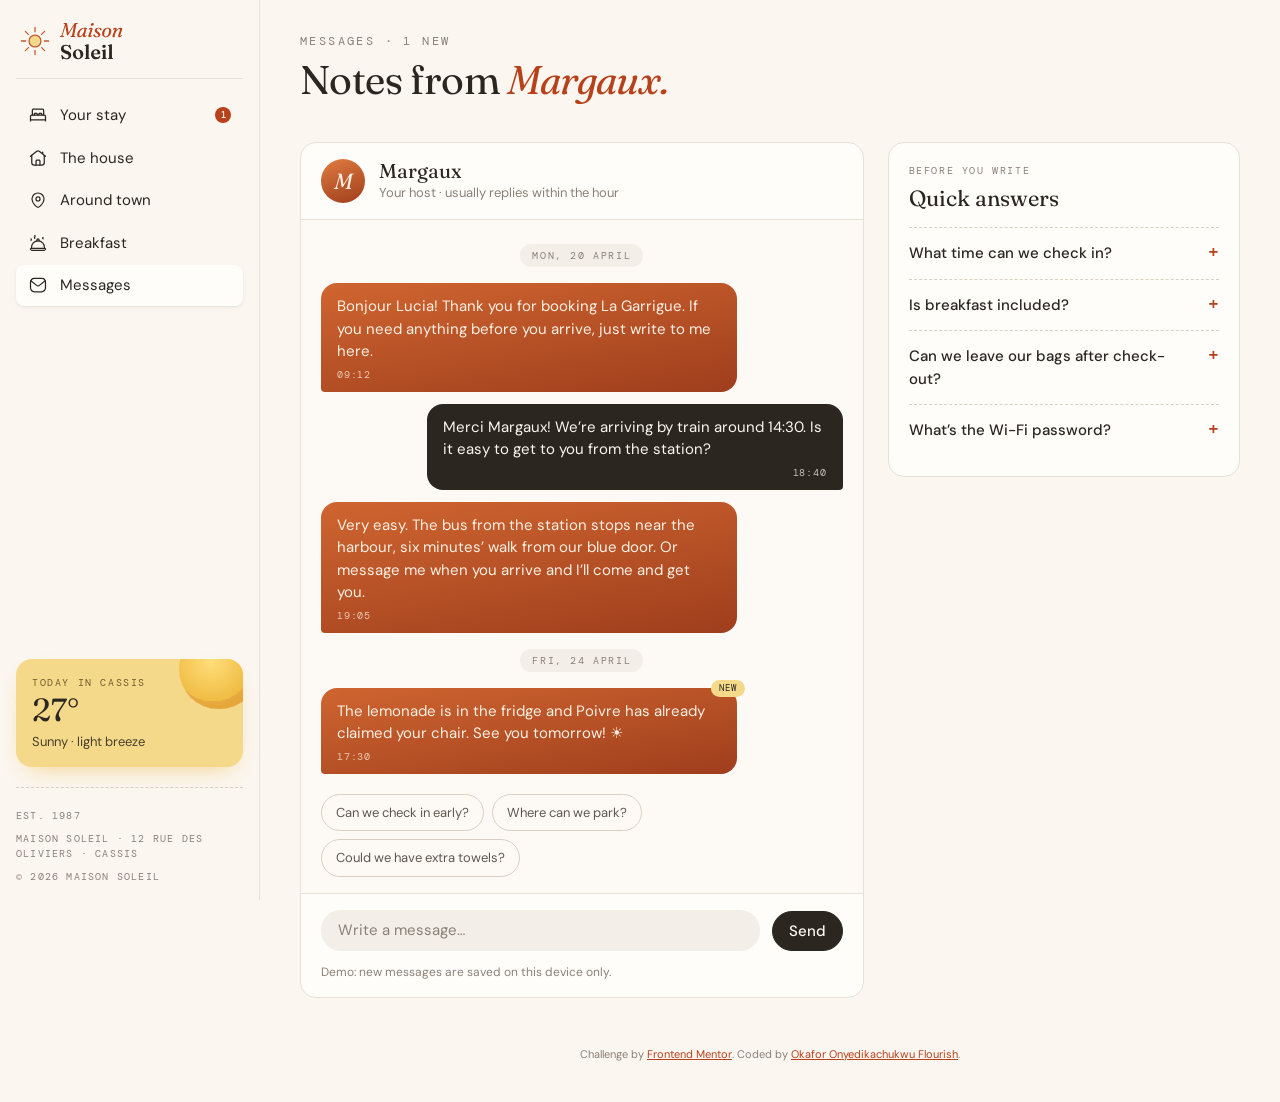
<file: messages.html>
<!DOCTYPE html>
<html lang="en">
<head>
  <meta charset="UTF-8">
  <meta name="viewport" content="width=device-width, initial-scale=1.0">
  <meta name="description" content="Messages with Margaux, your host at Maison Soleil.">

  <link rel="icon" type="image/png" sizes="32x32" href="./assets/images/favicon-32x32.png">
  <link rel="preload" href="./assets/fonts/fraunces-latin-standard-normal.woff2" as="font" type="font/woff2" crossorigin>
  <link rel="preload" href="./assets/fonts/dm-sans-latin-standard-normal.woff2" as="font" type="font/woff2" crossorigin>
  <link rel="stylesheet" href="./style.css">

  <title>Messages | Maison Soleil</title>
</head>
<body data-page="messages">
  <a class="skip-link" href="#main">Skip to content</a>

  <div class="layout">

    <!-- ============ Sidebar (same on every page) ============ -->
    <aside class="sidebar" data-sidebar>
      <div class="sidebar__top">
        <a class="sidebar__logo" href="index.html" aria-label="Maison Soleil, your stay">
          <img src="./assets/images/logo.svg" alt="" width="107" height="42">
        </a>

        <button class="menu-toggle" type="button" aria-expanded="false" aria-controls="sidebar-panel" aria-label="Open menu" data-menu-toggle>
          <img class="menu-toggle__open" src="./assets/images/icon-menu.svg" alt="" width="20" height="20">
          <img class="menu-toggle__close" src="./assets/images/icon-close.svg" alt="" width="20" height="20">
        </button>
      </div>

      <div class="sidebar__panel" id="sidebar-panel">
        <!-- Guest navigation -->
        <nav class="nav" aria-label="Guest navigation">
          <ul class="nav__list">
            <li>
              <a class="nav__link" href="index.html">
                <img src="./assets/images/icon-bed.svg" alt="" width="20" height="20">
                Your stay
                <span class="nav__badge" aria-hidden="true">1</span><span class="sr-only">(1 new update)</span>
              </a>
            </li>
            <li>
              <a class="nav__link" href="house.html">
                <img src="./assets/images/icon-house.svg" alt="" width="20" height="20">
                The house
              </a>
            </li>
            <li>
              <a class="nav__link" href="around-town.html">
                <img src="./assets/images/icon-pin.svg" alt="" width="20" height="20">
                Around town
              </a>
            </li>
            <li>
              <a class="nav__link" href="breakfast.html">
                <img src="./assets/images/icon-breakfast-outline.svg" alt="" width="20" height="20">
                Breakfast
              </a>
            </li>
            <li>
              <a class="nav__link" href="messages.html" aria-current="page">
                <img src="./assets/images/icon-mail.svg" alt="" width="20" height="20">
                Messages
              </a>
            </li>
          </ul>
        </nav>

        <!-- Local weather -->
        <section class="weather" aria-label="Today's weather">
          <img class="weather__sun" src="./assets/images/icon-weather.svg" alt="" width="80" height="80">
          <p class="eyebrow weather__place">Today in Cassis</p>
          <p class="weather__temp">27°</p>
          <p class="weather__desc">Sunny · light breeze</p>
        </section>

        <footer class="sidebar__footer">
          <p>Est. 1987</p>
          <address>Maison Soleil · 12 Rue des Oliviers · Cassis</address>
          <p><small>© 2026 Maison Soleil</small></p>
        </footer>
      </div>
    </aside>

    <!-- ============ Main content ============ -->
    <main class="main" id="main">

      <header class="page-header">
        <div>
          <p class="eyebrow">Messages · 1 new</p>
          <h1 class="page-header__title">Notes from <em>Margaux.</em></h1>
        </div>
      </header>

      <div class="split split--chat">
        <!-- Conversation -->
        <section class="chat" aria-labelledby="chat-title">
          <header class="chat__header">
            <span class="chat__avatar" aria-hidden="true">M</span>
            <div>
              <h2 class="chat__name" id="chat-title">Margaux</h2>
              <p class="chat__status">Your host · usually replies within the hour</p>
            </div>
          </header>

          <ol class="thread" data-thread>
            <li class="thread__day"><span>Mon, 20 April</span></li>
            <li class="bubble bubble--host">
              <p>Bonjour Lucia! Thank you for booking La Garrigue. If you need anything before you arrive, just write to me here.</p>
              <time datetime="2026-04-20T09:12">09:12</time>
            </li>
            <li class="bubble bubble--guest">
              <p>Merci Margaux! We’re arriving by train around 14:30. Is it easy to get to you from the station?</p>
              <time datetime="2026-04-20T18:40">18:40</time>
            </li>
            <li class="bubble bubble--host">
              <p>Very easy. The bus from the station stops near the harbour, six minutes’ walk from our blue door. Or message me when you arrive and I’ll come and get you.</p>
              <time datetime="2026-04-20T19:05">19:05</time>
            </li>
            <li class="thread__day"><span>Fri, 24 April</span></li>
            <li class="bubble bubble--host">
              <span class="bubble__tag">New</span>
              <p>The lemonade is in the fridge and Poivre has already claimed your chair. See you tomorrow! ☀</p>
              <time datetime="2026-04-24T17:30">17:30</time>
            </li>
          </ol>

          <div class="chips quick-replies" role="group" aria-label="Quick replies">
            <button class="chip chip--text" type="button" data-quick-reply>Can we check in early?</button>
            <button class="chip chip--text" type="button" data-quick-reply>Where can we park?</button>
            <button class="chip chip--text" type="button" data-quick-reply>Could we have extra towels?</button>
          </div>

          <form class="composer" data-composer>
            <label class="sr-only" for="message">Message Margaux</label>
            <textarea id="message" name="message" rows="1" placeholder="Write a message…" required></textarea>
            <button class="btn btn--dark" type="submit">Send</button>
          </form>
          <p class="demo-note chat__note">Demo: new messages are saved on this device only.</p>
        </section>

        <!-- Quick answers -->
        <aside class="faq" aria-labelledby="faq-title">
          <p class="eyebrow eyebrow--sm">Before you write</p>
          <h2 class="faq__title" id="faq-title">Quick answers</h2>

          <details>
            <summary>What time can we check in?</summary>
            <p>From 15:00 on Saturday 25 April. Ring the brass bell by the blue door. If we’re out, the key is in the terracotta pot by the olive tree.</p>
          </details>
          <details>
            <summary>Is breakfast included?</summary>
            <p>Yes, for two guests, every morning from 8:00 to 10:30 on the terrace. You can leave us a note on the <a href="breakfast.html">Breakfast page</a>.</p>
          </details>
          <details>
            <summary>Can we leave our bags after check-out?</summary>
            <p>Of course. Check-out is at 11:00, and your bags can stay in the hall until the evening.</p>
          </details>
          <details>
            <summary>What’s the Wi-Fi password?</summary>
            <p>The network is “Le Soleil · Guest”. You’ll find the password on the <a href="index.html">Your stay page</a>, with a copy button.</p>
          </details>
        </aside>
      </div>

      <footer class="attribution">
        Challenge by <a href="https://www.frontendmentor.io?ref=challenge">Frontend Mentor</a>.
        Coded by <a href="https://github.com/okafor-onyedikachukwu-flourish">Okafor Onyedikachukwu Flourish</a>.
      </footer>
    </main>
  </div>

  <script src="./script.js" defer></script>
</body>
</html>
</file>
<file: style.css>
/* =========================================================
   Maison Soleil — Hotel booking confirmation page
   Mobile-first: base styles are for small screens, then
   media queries add the tablet (40rem) and desktop (64rem)
   layouts on top.
   ========================================================= */

/* ---------- 1. Fonts (self-hosted, OFL licensed) ---------- */
@font-face {
  font-family: "Fraunces";
  src: url("./assets/fonts/fraunces-latin-standard-normal.woff2") format("woff2");
  font-weight: 100 900;
  font-style: normal;
  font-display: swap;
}
@font-face {
  font-family: "Fraunces";
  src: url("./assets/fonts/fraunces-latin-standard-italic.woff2") format("woff2");
  font-weight: 100 900;
  font-style: italic;
  font-display: swap;
}
@font-face {
  font-family: "DM Sans";
  src: url("./assets/fonts/dm-sans-latin-standard-normal.woff2") format("woff2");
  font-weight: 100 1000;
  font-style: normal;
  font-display: swap;
}
@font-face {
  font-family: "DM Mono";
  src: url("./assets/fonts/dm-mono-latin-400-normal.woff2") format("woff2");
  font-weight: 400;
  font-display: swap;
}
@font-face {
  font-family: "DM Mono";
  src: url("./assets/fonts/dm-mono-latin-500-normal.woff2") format("woff2");
  font-weight: 500;
  font-display: swap;
}

/* ---------- 2. Design tokens ---------- */
:root {
  /* Neutrals */
  --cream-0: #fffdfa;
  --cream-50: #fdfaf6;
  --cream-100: #fbf6f0;   /* page background */
  --cream-200: #f3eee8;   /* wifi rows */
  --cream-300: #e8e1d8;   /* borders */
  --cream-400: #d8d0c5;   /* dashed lines, outline buttons */
  --ink-900: #2b2620;     /* main text */
  --ink-700: #5e574e;     /* body copy */
  --ink-500: #8a8178;     /* muted text, labels */

  /* Brand */
  --terracotta-700: #9f3e1d;
  --terracotta-600: #b7411b;
  --terracotta-500: #c25a2e;
  --orange-400: #e07b40;
  --sun-100: #fff1d4;
  --sun-200: #f5d98a;
  --sun-300: #ffde7a;
  --sun-500: #edb63a;

  /* Info card accents */
  --blue-600: #5367c4;
  --rose-600: #c0486f;
  --olive-600: #6b7a34;

  /* Hover states */
  --cream-hover: #ece6de;
  --cream-250: #e6dfd7;
  --ink-800: #463e35;

  /* Warm tones (host card, chat bubbles, weather card text) */
  --white: #fff;
  --peach-50: #fdf1e4;   /* text on terracotta */
  --orange-300: #e2843f;
  --orange-500: #cf6530;
  --rust-600: #b04a22;
  --clay-500: #9a6a55;
  --sun-ink-600: #6f5c2c;
  --sun-ink-800: #4a3f2c;

  /* Type */
  --font-serif: "Fraunces", Georgia, "Times New Roman", serif;
  --font-sans: "DM Sans", system-ui, -apple-system, "Segoe UI", sans-serif;
  --font-mono: "DM Mono", ui-monospace, "SFMono-Regular", Menlo, monospace;

  /* Type scale (names are the size in px at the default 16px root) */
  --fs-9: 0.5625rem;
  --fs-10: 0.625rem;
  --fs-11: 0.6875rem;
  --fs-12: 0.75rem;
  --fs-13: 0.8125rem;
  --fs-14: 0.875rem;
  --fs-15: 0.9375rem;
  --fs-16: 1rem;
  --fs-18: 1.125rem;
  --fs-20: 1.25rem;
  --fs-22: 1.375rem;
  --fs-26: 1.625rem;
  --fs-28: 1.75rem;
  --fs-32: 2rem;
  --fs-42: 2.625rem;

  /* Fluid sizes: clamp(smallest, preferred, largest).
     Each one is the mobile size at 375px wide and grows smoothly to the
     desktop size, instead of jumping at a breakpoint. */
  --fs-display: clamp(2.25rem, 1.9rem + 1.2vw, 2.5rem);           /* page titles */
  --fs-date: clamp(1.875rem, 1.6rem + 1vw, 2.25rem);              /* receipt dates */
  --fs-section: clamp(1.75rem, 1.51145rem + 1.01781vw, 2rem);     /* section titles, max from 768px */
  --gutter: clamp(1rem, 0.13328rem + 3.69800vw, 2.5rem);          /* page side padding, max from 1024px */
  --page-pad-top: clamp(1.5rem, 1.21109rem + 1.23267vw, 2rem);
  --page-pad-bottom: clamp(2rem, 1.71109rem + 1.23267vw, 2.5rem);
  --stage-gap: clamp(3.5rem, 2.92219rem + 2.46533vw, 4.5rem);     /* space above the booking cards */

  /* Spacing scale (names are the size in px) */
  --space-1: 0.0625rem;
  --space-2: 0.125rem;
  --space-3: 0.1875rem;
  --space-4: 0.25rem;
  --space-6: 0.375rem;
  --space-8: 0.5rem;
  --space-9: 0.5625rem;
  --space-10: 0.625rem;
  --space-12: 0.75rem;
  --space-14: 0.875rem;
  --space-16: 1rem;
  --space-18: 1.125rem;
  --space-20: 1.25rem;
  --space-24: 1.5rem;
  --space-28: 1.75rem;
  --space-32: 2rem;
  --space-36: 2.25rem;
  --space-40: 2.5rem;
  --space-44: 2.75rem;
  --space-48: 3rem;
  --space-56: 3.5rem;
  --space-64: 4rem;
  --space-72: 4.5rem;

  /* Misc */
  --radius-sm: 0.375rem;
  --radius-md: 0.5rem;
  --radius-lg: 1rem;
  --radius-xl: 1.25rem;
  --focus-ring: 2px solid var(--terracotta-600);
  --shadow-soft: 0 1px 2px rgb(43 38 32 / 0.06), 0 2px 6px rgb(43 38 32 / 0.04);
  --ease-out: cubic-bezier(0.22, 1, 0.36, 1);
}

/* ---------- 3. Reset & base ---------- */
*,
*::before,
*::after {
  box-sizing: border-box;
}

* {
  margin: 0;
}

html {
  -webkit-text-size-adjust: 100%;
}

html.menu-open {
  overflow: hidden; /* stop the page scrolling behind the open menu */
}

body {
  min-block-size: 100vh;
  background-color: var(--cream-100);
  color: var(--ink-900);
  font-family: var(--font-sans);
  font-size: var(--fs-16);
  line-height: 1.5;
  -webkit-font-smoothing: antialiased;
}

img {
  display: block;
  max-inline-size: 100%;
}

button {
  font: inherit;
  color: inherit;
  cursor: pointer;
}

/* Lists styled as menus, rules and chat threads have no bullets */
.nav__list,
.rules,
.thread {
  list-style: none;
  padding: 0;
}

address {
  font-style: normal;
}

:focus-visible {
  outline: var(--focus-ring);
  outline-offset: 3px;
}

.nowrap {
  white-space: nowrap;
}

/* Hidden visually, but still read out by screen readers */
.sr-only {
  position: absolute;
  inline-size: 0.0625rem;
  block-size: 0.0625rem;
  padding: 0;
  margin: calc(var(--space-1) * -1);
  overflow: hidden;
  clip-path: inset(50%);
  white-space: nowrap;
  border: 0;
}

.skip-link {
  position: absolute;
  inset-block-start: 0.5rem;
  inset-inline-start: 0.5rem;
  z-index: 100;
  padding-block: var(--space-8);
  padding-inline: var(--space-16);
  border-radius: var(--radius-md);
  background: var(--ink-900);
  color: var(--cream-100);
  transform: translateY(-200%);
}

.skip-link:focus {
  transform: none;
}

/* ---------- 4. Reusable bits ---------- */
.eyebrow {
  font-family: var(--font-mono);
  font-size: var(--fs-12);
  letter-spacing: 0.2em;
  text-transform: uppercase;
  color: var(--ink-500);
}

.eyebrow--sm {
  font-size: var(--fs-10);
  letter-spacing: 0.16em;
}

.btn {
  display: inline-flex;
  align-items: center;
  justify-content: center;
  min-block-size: 2.375rem;
  padding-block: var(--space-8);
  padding-inline: var(--space-16);
  border: 1px solid transparent;
  border-radius: 999px;
  font-size: var(--fs-15);
  font-weight: 500;
  line-height: 1.2;
  text-decoration: none; /* buttons can also be <a> links */
  white-space: nowrap;
  transition: background-color 0.2s, border-color 0.2s, color 0.2s;
}

.btn--outline {
  background-color: var(--cream-50);
  border-color: var(--cream-400);
  color: var(--ink-900);
}

.btn--outline:hover {
  background-color: var(--cream-hover);
}

.btn--dark {
  background-color: var(--ink-900);
  border-color: var(--ink-900);
  color: var(--cream-100);
}

.btn--dark:hover {
  background-color: var(--ink-800);
}

/* ---------- 5. Sidebar (mobile: top bar + toggleable menu) ---------- */
.sidebar {
  position: sticky;
  inset-block-start: 0;
  z-index: 20;
  padding-block: var(--space-16);
  padding-inline: var(--gutter); /* lines the logo up with the page content */
  background-color: var(--cream-100);
  border-block-end: 1px solid var(--cream-300);
}

.sidebar__top {
  display: flex;
  align-items: center;
  justify-content: space-between;
}

.sidebar__logo {
  display: inline-block;
  border-radius: var(--radius-sm);
}

.sidebar__logo img {
  inline-size: 5.875rem;
  block-size: auto;
}

.menu-toggle {
  display: grid;
  place-items: center;
  inline-size: 2rem;
  block-size: 2rem;
  padding: 0;
  border: 1px solid var(--cream-400);
  border-radius: var(--radius-sm);
  background-color: transparent;
  transition: background-color 0.2s;
}

.menu-toggle:hover {
  background-color: var(--cream-0);
}

/* Show the right icon for the menu's state */
.menu-toggle__close,
.menu-toggle[aria-expanded="true"] .menu-toggle__open {
  display: none;
}

.menu-toggle[aria-expanded="true"] .menu-toggle__close {
  display: block;
}

/* The panel (nav + weather + footer) is hidden until the menu opens */
.sidebar__panel {
  display: none;
}

/* The sidebar is already sticky at the top of the screen. Opening the menu
   makes it a full screen tall, so it covers the page without position: fixed.
   overflow-y: auto lets the menu scroll when the page is zoomed in. */
.sidebar.is-open {
  display: flex;
  flex-direction: column;
  block-size: 100vh;
  block-size: 100dvh; /* fits mobile screens with browser toolbars */
  overflow-y: auto;
  border-block-end: 0;
}

.sidebar.is-open .sidebar__top {
  padding-block-end: var(--space-16);
  border-block-end: 1px solid var(--cream-300);
}

.sidebar.is-open .sidebar__panel {
  display: flex;
  flex-direction: column;
  flex: 1;
}

@keyframes menu-in {
  from {
    opacity: 0;
    transform: translateY(-0.5rem);
  }
}

/* Navigation */
.nav {
  margin-block-start: var(--space-16);
  margin-block-end: var(--space-32); /* keeps a gap above the weather card on short screens */
}

.nav__list {
  display: grid;
  gap: var(--space-2);
}

.nav__link {
  display: flex;
  align-items: center;
  gap: var(--space-12);
  padding-block: var(--space-9);
  padding-inline: var(--space-12);
  border-radius: var(--radius-md);
  color: var(--ink-900);
  font-size: var(--fs-15);
  text-decoration: none;
  transition: background-color 0.2s, box-shadow 0.2s;
}

.nav__link:hover,
.nav__link[aria-current="page"] {
  background-color: var(--cream-0);
  box-shadow: var(--shadow-soft);
}

.nav__link:focus-visible {
  outline-offset: 2px;
}

.nav__badge {
  display: grid;
  place-items: center;
  inline-size: 1rem;
  block-size: 1rem;
  margin-inline-start: auto;
  border-radius: 50%;
  background-color: var(--terracotta-600);
  color: var(--cream-0);
  font-family: var(--font-mono);
  font-size: var(--fs-9);
  font-weight: 500;
  line-height: 1;
}

/* Weather card */
.weather {
  position: relative;
  overflow: hidden;
  margin-block-start: auto;
  padding: var(--space-16);
  border-radius: var(--radius-lg);
  background-color: var(--sun-200);
  box-shadow: 0 10px 24px -12px color-mix(in srgb, var(--sun-500) 70%, transparent);
}

.weather__sun {
  position: absolute;
  inset-block-start: -1.875rem;
  inset-inline-end: -1rem;
  inline-size: 5rem;
  block-size: 5rem;
}

.weather__place {
  position: relative;
  font-size: var(--fs-10);
  letter-spacing: 0.16em;
  color: var(--sun-ink-600);
}

.weather__temp {
  margin-block-start: var(--space-2);
  font-family: var(--font-serif);
  font-size: var(--fs-32);
  line-height: 1.1;
}

.weather__desc {
  margin-block-start: var(--space-4);
  font-size: var(--fs-13);
  color: var(--sun-ink-800);
}

/* Sidebar footer */
.sidebar__footer {
  display: grid;
  gap: var(--space-8);
  margin-block-start: var(--space-20);
  padding-block-start: var(--space-20);
  border-block-start: 1px dashed var(--cream-400);
  font-family: var(--font-mono);
  font-size: var(--fs-10);
  letter-spacing: 0.12em;
  line-height: 1.5;
  text-transform: uppercase;
  color: var(--ink-500);
}

.sidebar__footer small {
  font-size: inherit;
}

/* ---------- 6. Main area ---------- */
.main {
  inline-size: 100%;
  max-inline-size: 75rem;
  margin-inline: auto;
  padding-block: var(--page-pad-top) var(--page-pad-bottom);
  padding-inline: var(--gutter); /* grows from 1rem on phones to 2.5rem on desktop */
}

/* Page header */
.page-header__title {
  margin-block-start: var(--space-8);
  font-family: var(--font-serif);
  font-size: var(--fs-display);
  font-weight: 400;
  line-height: 1.1;
  letter-spacing: -0.015em;
}

.page-header__title em {
  color: var(--terracotta-600);
}

.page-header__actions {
  display: grid;
  grid-auto-flow: column;
  grid-auto-columns: 1fr; /* equal-width buttons, however many there are */
  gap: var(--space-16);
  margin-block-start: var(--space-20);
}

/* ---------- 7. The card "stage" (receipt + host note) ---------- */
.stage {
  position: relative;
  display: flex;
  flex-direction: column;
  align-items: center;
  margin-block-start: var(--stage-gap);
}

.stage__sun {
  display: none; /* only used in the fanned-out desktop state */
}

/* Receipt card */
.receipt {
  position: relative;
  z-index: 1;
  padding-block: var(--space-24) var(--space-20);
  padding-inline: var(--space-24);
  border-radius: var(--radius-lg);
  background-color: var(--cream-0);
  background-image: repeating-linear-gradient(
    to bottom,
    transparent 0 5px,
    color-mix(in srgb, var(--ink-900) 1.8%, transparent) 5px 6px
  );
  box-shadow:
    0 1px 2px color-mix(in srgb, var(--ink-900) 6%, transparent),
    0 20px 40px -18px color-mix(in srgb, var(--ink-900) 25%, transparent);
}

.receipt__header {
  display: flex;
  align-items: flex-start;
  justify-content: space-between;
  gap: var(--space-16);
  padding-block-end: var(--space-16);
  border-block-end: 1px dashed var(--cream-400);
}

.receipt__title {
  margin-block-start: var(--space-4);
  font-family: var(--font-serif);
  font-size: var(--fs-22);
  font-weight: 400;
  line-height: 1.2;
}

.receipt__number {
  font-family: var(--font-mono);
  font-size: var(--fs-10);
  letter-spacing: 0.08em;
  line-height: 1.6;
  text-align: end;
  color: var(--ink-500);
}

.receipt__dates {
  display: grid;
  grid-template-columns: 1fr 1fr;
  gap: var(--space-16);
  padding-block: var(--space-20) var(--space-16);
  border-block-end: 1px dashed var(--cream-400);
  text-align: center;
}

.receipt__date {
  margin-block-start: var(--space-4);
  font-family: var(--font-serif);
  font-size: var(--fs-date);
  line-height: 1.1;
}

.receipt__day {
  margin-block-start: var(--space-4);
  font-size: var(--fs-13);
  color: var(--ink-700);
}

.receipt__items {
  display: grid;
  gap: var(--space-8);
  padding-block: var(--space-16);
}

.receipt__row {
  display: flex;
  align-items: baseline;
  justify-content: space-between;
  gap: var(--space-16);
  font-size: var(--fs-14);
}

.receipt__row dd {
  flex-shrink: 0;
  font-family: var(--font-mono);
  font-size: var(--fs-13);
}

.receipt__total {
  display: flex;
  align-items: baseline;
  justify-content: space-between;
  gap: var(--space-16);
  padding-block-start: var(--space-14);
  border-block-start: 1px solid var(--ink-900);
}

.receipt__total .eyebrow {
  color: var(--ink-700);
}

.receipt__amount {
  font-family: var(--font-serif);
  font-size: var(--fs-26);
  line-height: 1.2;
  white-space: nowrap; /* keep "€" and the number together */
}

.receipt__footer {
  display: flex;
  align-items: flex-end;
  justify-content: space-between;
  gap: var(--space-16);
  margin-block-start: var(--space-20);
}

.receipt__footer img {
  inline-size: 5.8125rem;
}

/* Host note card */
.host-note {
  position: relative;
  z-index: 2;
  display: flex;
  flex-direction: column;
  padding-block: var(--space-28) var(--space-24);
  padding-inline: var(--space-24);
  border-radius: var(--radius-xl);
  background:
    radial-gradient(130% 90% at 100% 0%, var(--orange-300) 0%, transparent 60%),
    linear-gradient(170deg, var(--orange-500) 0%, var(--rust-600) 55%, var(--terracotta-700) 100%);
  color: var(--peach-50);
  box-shadow: 0 30px 60px -24px color-mix(in srgb, var(--terracotta-600) 75%, transparent);
}

.host-note__label {
  padding-block-start: var(--space-20);
  border-block-start: 1px dashed color-mix(in srgb, var(--peach-50) 40%, transparent);
  color: color-mix(in srgb, var(--peach-50) 85%, transparent);
}

.host-note__sun {
  position: absolute;
  inset-block-start: 3.5rem;
  inset-inline-end: 1.5rem;
  inline-size: 2.75rem;
}

.host-note__title {
  display: grid;
  margin-block-start: var(--space-44);
  font-family: var(--font-serif);
  font-style: italic;
  font-weight: 400;
}

.host-note__lead {
  font-size: var(--fs-20);
  color: var(--sun-200);
}

.host-note__name {
  margin-block-start: var(--space-4);
  font-size: var(--fs-42);
  line-height: 1.1;
}

.host-note__text {
  max-inline-size: 24rem;
  margin-block-start: var(--space-20);
  font-size: var(--fs-14);
  line-height: 1.55;
  color: color-mix(in srgb, var(--peach-50) 92%, transparent);
}

.host-note__room {
  margin-block-start: auto;
  padding-block-start: var(--space-32);
}

.host-note__room .eyebrow {
  color: color-mix(in srgb, var(--peach-50) 85%, transparent);
}

.host-note__room-name {
  margin-block-start: var(--space-4);
  font-family: var(--font-serif);
  font-size: var(--fs-22);
}

/* The tilted, overlapping layout only applies inside .stage (booking page) */
.stage .receipt,
.stage .host-note {
  inline-size: calc(100% - 0.5rem);
  max-inline-size: 26rem;
}

/* On mobile the host note sits on top, so we move it first visually */
.stage .host-note {
  order: -1;
  min-block-size: 26rem;
  transform: rotate(2deg);
}

.stage .receipt {
  margin-block-start: var(--space-12);
  transform: rotate(2deg) translateX(0.375rem);
}

/* "Hover to fan" hint — only useful for mouse users on wide screens */
.stage-hint {
  display: none;
}

/* ---------- 8. Info cards ---------- */
.info {
  display: flex;
  flex-wrap: wrap;
  gap: var(--space-24);
  margin-block-start: var(--space-48);
}

.info-card {
  flex: 1 1 17rem;
  padding: var(--space-20);
  border: 1px solid var(--cream-300);
  border-radius: var(--radius-lg);
  background-color: var(--cream-0);
  box-shadow: 0 1px 2px color-mix(in srgb, var(--ink-900) 4%, transparent);
}

.info-card--arrival   { --accent: var(--terracotta-600); }
.info-card--wifi      { --accent: var(--blue-600); }
.info-card--breakfast { --accent: var(--rose-600); }
.info-card--olive     { --accent: var(--olive-600); }

.info-card__header {
  display: flex;
  align-items: center;
  gap: var(--space-12);
}

.info-card__icon {
  display: grid;
  place-items: center;
  inline-size: 2.5rem;
  block-size: 2.5rem;
  flex-shrink: 0;
  border-radius: var(--radius-md);
  background-color: var(--accent);
}

.info-card__label {
  font-family: var(--font-mono);
  font-size: var(--fs-13);
  font-weight: 500;
  letter-spacing: 0.2em;
  text-transform: uppercase;
  color: var(--accent);
}

.info-card__number {
  margin-inline-start: auto;
  font-family: var(--font-serif);
  font-size: var(--fs-28);
  line-height: 1;
  color: var(--accent);
}

.info-card__title {
  margin-block-start: var(--space-28);
  font-family: var(--font-serif);
  font-size: var(--fs-26);
  line-height: 1.2;
  letter-spacing: -0.01em;
}

.info-card__sub {
  margin-block-start: var(--space-6);
  font-size: var(--fs-13);
  color: var(--ink-500);
}

.info-card__text {
  margin-block-start: var(--space-20);
  font-size: var(--fs-14);
  line-height: 1.55;
  color: var(--ink-700);
}

/* Wi-Fi details */
.wifi {
  display: grid;
  gap: var(--space-6);
  margin-block-start: var(--space-20);
}

.wifi__row {
  display: flex;
  align-items: center;
  justify-content: space-between;
  gap: var(--space-12);
  min-block-size: 2rem;
  padding-block: var(--space-4);
  padding-inline: var(--space-10) var(--space-6);
  border-radius: var(--radius-sm);
  background-color: var(--cream-200);
}

.wifi__row dt {
  font-family: var(--font-mono);
  font-size: var(--fs-11);
  letter-spacing: 0.2em;
  text-transform: uppercase;
  color: var(--ink-500);
}

.wifi__row dd {
  display: flex;
  align-items: center;
  gap: var(--space-8);
  padding-inline-end: var(--space-4);
  font-size: var(--fs-13);
}

.wifi__row:last-child dd {
  padding-inline-end: 0;
}

.copy-btn {
  padding-block: var(--space-3);
  padding-inline: var(--space-8);
  border: 1px solid var(--cream-400);
  border-radius: 999px;
  background-color: var(--cream-50);
  font-family: var(--font-mono);
  font-size: var(--fs-9);
  letter-spacing: 0.12em;
  text-transform: uppercase;
  color: var(--ink-500);
  transition: background-color 0.2s, color 0.2s, border-color 0.2s;
}

.copy-btn:hover {
  background-color: var(--cream-250);
  color: var(--ink-900);
}

.copy-btn:focus-visible {
  outline-offset: 2px;
}

.copy-btn.is-copied {
  border-color: var(--accent);
  background-color: var(--accent);
  color: var(--cream-0);
}

/* Attribution */
.attribution {
  margin-block-start: var(--space-48);
  font-size: var(--fs-11);
  text-align: center;
  color: var(--ink-500);
}

.attribution a {
  color: var(--terracotta-600);
}

/* =========================================================
   Inner pages: The house, Around town, Breakfast, Messages
   ========================================================= */

/* ---------- 9. Page building blocks ---------- */
.lead {
  max-inline-size: 40rem;
  margin-block-start: var(--space-20);
  color: var(--ink-700);
}

/* Two cards side by side on wider screens */
.split {
  display: grid;
  gap: var(--space-24);
  margin-block-start: var(--space-40);
}

.split--top {
  align-items: start; /* cards keep their own height */
}

.section {
  margin-block-start: var(--space-56);
}

.section__heading {
  margin-block-end: var(--space-24);
}

.section__title {
  margin-block-start: var(--space-6);
  font-family: var(--font-serif);
  font-size: var(--fs-section);
  font-weight: 400;
  line-height: 1.2;
  letter-spacing: -0.01em;
}

.section .info {
  margin-block-start: 0;
}

/* Flat (untilted) versions of the booking cards */
.receipt--flat {
  display: flex;
  flex-direction: column;
}

.receipt--flat .receipt__footer {
  margin-block-start: auto;
  padding-block-start: var(--space-20);
}

.receipt__intro {
  padding-block-start: var(--space-16);
  font-size: var(--fs-14);
  line-height: 1.55;
  color: var(--ink-700);
}

.receipt__intro + .receipt__items {
  margin-block-start: var(--space-4);
  border-block-start: 1px dashed var(--cream-400);
}

.host-note--flat {
  box-shadow: 0 24px 48px -28px color-mix(in srgb, var(--terracotta-600) 75%, transparent);
}

/* House rules */
.rules {
  margin: 0;
  padding: 0;
  border: 1px solid var(--cream-300);
  border-radius: var(--radius-lg);
  background-color: var(--cream-0);
}

.rules li {
  display: flex;
  gap: var(--space-16);
  padding-block: var(--space-16);
  padding-inline: var(--space-20);
}

.rules li + li {
  border-block-start: 1px dashed var(--cream-400);
}

.rules__num {
  flex-shrink: 0;
  min-inline-size: 2ch;
  font-family: var(--font-serif);
  font-size: var(--fs-22);
  line-height: 1.1;
  color: var(--terracotta-600);
}

.rules__title {
  font-weight: 500;
}

.rules__text {
  margin-block-start: var(--space-2);
  font-size: var(--fs-14);
  color: var(--ink-700);
}

/* ---------- 10. Chips (filters + quick replies) ---------- */
.chips {
  display: flex;
  flex-wrap: wrap;
  gap: var(--space-8);
}

.chip {
  padding-block: var(--space-8);
  padding-inline: var(--space-14);
  border: 1px solid var(--cream-400);
  border-radius: 999px;
  background-color: var(--cream-50);
  font-family: var(--font-mono);
  font-size: var(--fs-11);
  letter-spacing: 0.12em;
  text-transform: uppercase;
  color: var(--ink-700);
  transition: background-color 0.2s, border-color 0.2s, color 0.2s;
}

.chip:hover {
  background-color: var(--cream-hover);
  color: var(--ink-900);
}

.chip[aria-pressed="true"] {
  border-color: var(--ink-900);
  background-color: var(--ink-900);
  color: var(--cream-100);
}

.chip--text {
  font-family: var(--font-sans);
  font-size: var(--fs-13);
  letter-spacing: 0;
  text-transform: none;
}

.filters {
  margin-block-start: var(--space-28);
}

/* ---------- 11. Around town ---------- */
.places {
  display: grid;
  grid-template-columns: repeat(auto-fill, minmax(min(100%, 17rem), 1fr));
  gap: var(--space-24);
  margin-block-start: var(--space-24);
}

.places .info-card {
  display: flex;
  flex-direction: column;
}

.tip {
  margin-block-start: auto; /* pushes the tip to the bottom so cards line up */
  font-family: var(--font-serif);
  font-size: var(--fs-15);
  font-style: italic;
  line-height: 1.45;
  color: var(--accent);
}

.places .info-card__text {
  margin-block-end: var(--space-16);
}

.tip .eyebrow {
  display: block;
  margin-block-end: var(--space-6);
  padding-block-start: var(--space-16);
  border-block-start: 1px dashed var(--cream-400);
  font-style: normal;
}

.notice {
  display: flex;
  align-items: flex-start;
  gap: var(--space-16);
  margin-block-start: var(--space-24);
  padding: var(--space-20);
  border-radius: var(--radius-lg);
  background-color: var(--sun-200);
}

.notice__icon {
  display: grid;
  place-items: center;
  inline-size: 2.5rem;
  block-size: 2.5rem;
  flex-shrink: 0;
  border-radius: 50%;
  background-color: var(--cream-0);
}

.notice__title {
  font-family: var(--font-serif);
  font-size: var(--fs-20);
  font-weight: 400;
}

.notice__text {
  margin-block-start: var(--space-4);
  font-size: var(--fs-14);
  color: var(--sun-ink-800);
}

/* ---------- 12. Forms (breakfast note + message composer) ---------- */
.form {
  display: grid;
  gap: var(--space-18);
  margin-block-start: var(--space-24);
}

.field {
  display: grid;
  gap: var(--space-6);
  min-inline-size: 0;
  padding: 0;
  border: 0;
}

.field label,
.field legend {
  padding: 0;
  font-family: var(--font-mono);
  font-size: var(--fs-11);
  letter-spacing: 0.18em;
  text-transform: uppercase;
  color: var(--ink-500);
}

.field legend {
  margin-block-end: var(--space-6);
}

.field__optional {
  letter-spacing: 0.08em;
  text-transform: none;
}

select,
textarea {
  inline-size: 100%;
  padding-block: var(--space-10);
  padding-inline: var(--space-12);
  border: 1px solid transparent;
  border-radius: var(--radius-md);
  background-color: var(--cream-200);
  font: inherit;
  font-size: var(--fs-15);
  color: var(--ink-900);
}

select {
  appearance: none;
  padding-inline-end: var(--space-36);
  background-image: url("data:image/svg+xml,%3Csvg xmlns='http://www.w3.org/2000/svg' width='12' height='8' fill='none'%3E%3Cpath stroke='%235e574e' stroke-linecap='round' stroke-linejoin='round' stroke-width='1.5' d='m1 1.5 5 5 5-5'/%3E%3C/svg%3E");
  background-repeat: no-repeat;
  background-position: right 0.875rem center;
  cursor: pointer;
}

textarea {
  resize: vertical;
}

textarea::placeholder {
  color: var(--ink-500);
}

select:hover,
textarea:hover {
  border-color: var(--cream-400);
}

select:focus-visible,
textarea:focus-visible {
  outline-offset: 1px;
}

[aria-invalid="true"] {
  border-color: var(--terracotta-600);
}

.field__error {
  font-size: var(--fs-13);
  color: var(--terracotta-700);
}

.checks {
  display: grid;
  grid-template-columns: repeat(2, minmax(0, 1fr));
  gap: var(--space-8);
}

/* ".field .check" beats ".field label", so checkbox labels
   don't get the small uppercase label style */
.field .check {
  display: flex;
  align-items: center;
  gap: var(--space-8);
  padding-block: var(--space-10);
  padding-inline: var(--space-12);
  border: 1px solid transparent;
  border-radius: var(--radius-md);
  background-color: var(--cream-200);
  font-family: var(--font-sans);
  font-size: var(--fs-14);
  letter-spacing: 0;
  text-transform: none;
  color: var(--ink-900);
  cursor: pointer;
}

.check:hover {
  border-color: var(--cream-400);
}

.check input {
  inline-size: 1rem;
  block-size: 1rem;
  margin: 0;
  accent-color: var(--accent, var(--terracotta-600));
}

.check:has(input:checked) {
  border-color: var(--accent, var(--terracotta-600));
  background-color: var(--cream-0);
}

.check:has(input:focus-visible) {
  outline: var(--focus-ring);
  outline-offset: 2px;
}

.form__submit {
  justify-self: start;
}

.form-success {
  margin-block-start: var(--space-24);
  padding: var(--space-20);
  border-radius: var(--radius-md);
  background-color: var(--cream-200);
}

.form-success:focus {
  outline: none;
}

.form-success__title {
  font-family: var(--font-serif);
  font-size: var(--fs-20);
  font-style: italic;
  color: var(--accent);
}

.form-success__text {
  margin-block: var(--space-6) var(--space-16);
  font-size: var(--fs-14);
  color: var(--ink-700);
}

.demo-note {
  margin-block-start: var(--space-16);
  font-size: var(--fs-12);
  color: var(--ink-500);
}

/* ---------- 13. Messages ---------- */
.chat {
  overflow: hidden;
  border: 1px solid var(--cream-300);
  border-radius: var(--radius-lg);
  background-color: var(--cream-0);
}

.chat__header {
  display: flex;
  align-items: center;
  gap: var(--space-14);
  padding-block: var(--space-16);
  padding-inline: var(--space-20);
  border-block-end: 1px solid var(--cream-300);
}

.chat__avatar {
  display: grid;
  place-items: center;
  inline-size: 2.75rem;
  block-size: 2.75rem;
  flex-shrink: 0;
  border-radius: 50%;
  background: linear-gradient(160deg, var(--orange-400), var(--terracotta-700));
  color: var(--peach-50);
  font-family: var(--font-serif);
  font-size: var(--fs-22);
  font-style: italic;
}

.chat__name {
  font-family: var(--font-serif);
  font-size: var(--fs-20);
  font-weight: 400;
  line-height: 1.2;
}

.chat__status {
  font-size: var(--fs-13);
  color: var(--ink-500);
}

.thread {
  display: flex;
  flex-direction: column;
  gap: var(--space-12);
  margin: 0;
  padding: var(--space-20);
  list-style: none;
  background-color: var(--cream-50);
}

.thread__day {
  align-self: center;
  margin-block: var(--space-4);
  padding-block: var(--space-4);
  padding-inline: var(--space-12);
  border-radius: 999px;
  background-color: var(--cream-200);
  font-family: var(--font-mono);
  font-size: var(--fs-10);
  letter-spacing: 0.16em;
  text-transform: uppercase;
  color: var(--ink-500);
}

.bubble {
  position: relative;
  max-inline-size: min(85%, 26rem);
  padding-block: var(--space-12) var(--space-10);
  padding-inline: var(--space-16);
  border-radius: 1rem;
  font-size: var(--fs-15);
  line-height: 1.5;
  overflow-wrap: anywhere;
}

.bubble time {
  display: block;
  margin-block-start: var(--space-4);
  font-family: var(--font-mono);
  font-size: var(--fs-10);
  letter-spacing: 0.08em;
  opacity: 0.75;
}

.bubble--host {
  align-self: flex-start;
  border-end-start-radius: 0.25rem;
  background: linear-gradient(170deg, var(--orange-500), var(--terracotta-700));
  color: var(--peach-50);
}

.bubble--guest {
  align-self: flex-end;
  border-end-end-radius: 0.25rem;
  background-color: var(--ink-900);
  color: var(--cream-100);
}

.bubble--guest time {
  text-align: end;
}

.bubble__tag {
  position: absolute;
  inset-block-start: -0.5rem;
  inset-inline-end: -0.5rem;
  padding-block: var(--space-2);
  padding-inline: var(--space-8);
  border-radius: 999px;
  background-color: var(--sun-200);
  font-family: var(--font-mono);
  font-size: var(--fs-9);
  letter-spacing: 0.12em;
  text-transform: uppercase;
  color: var(--ink-900);
}

.quick-replies {
  padding-block: 0 var(--space-16);
  padding-inline: var(--space-20);
  background-color: var(--cream-50);
}

.composer {
  display: flex;
  align-items: flex-end;
  gap: var(--space-12);
  padding-block: var(--space-16) 0;
  padding-inline: var(--space-20);
  border-block-start: 1px solid var(--cream-300);
}

.composer textarea {
  flex: 1;
  min-block-size: 2.5rem;
  max-block-size: 8rem;
  padding-block: var(--space-9);
  padding-inline: var(--space-16);
  border-radius: 1.25rem;
  resize: none;
  line-height: 1.4;
}

.composer .btn {
  min-block-size: 2.5rem;
}

.chat__note {
  margin: 0;
  padding-block: var(--space-12) var(--space-16);
  padding-inline: var(--space-20);
}

/* Quick answers */
.faq {
  padding: var(--space-20);
  border: 1px solid var(--cream-300);
  border-radius: var(--radius-lg);
  background-color: var(--cream-0);
}

.faq__title {
  margin-block-start: var(--space-4);
  margin-block-end: var(--space-12);
  font-family: var(--font-serif);
  font-size: var(--fs-22);
  font-weight: 400;
}

.faq details {
  border-block-start: 1px dashed var(--cream-400);
}

.faq summary {
  display: flex;
  justify-content: space-between;
  gap: var(--space-16);
  padding-block: var(--space-14);
  padding-inline: 0;
  border-radius: var(--radius-sm);
  font-size: var(--fs-15);
  font-weight: 500;
  list-style: none;
  cursor: pointer;
}

.faq summary::-webkit-details-marker {
  display: none;
}

.faq summary::after {
  content: "+";
  font-family: var(--font-mono);
  font-size: var(--fs-18);
  line-height: 1.2;
  color: var(--terracotta-600);
}

.faq details[open] summary::after {
  transform: rotate(45deg);
}

.faq summary:hover {
  color: var(--terracotta-600);
}

.faq details p {
  padding-block-end: var(--space-16);
  font-size: var(--fs-14);
  color: var(--ink-700);
}

.faq a {
  color: var(--terracotta-600);
}

/* Two columns once there's room */
@media (min-width: 48rem) {
  .split {
    grid-template-columns: repeat(2, minmax(0, 1fr));
  }

  .split--chat {
    grid-template-columns: 1fr;
  }

}

@media (min-width: 72rem) {
  .split--chat {
    grid-template-columns: minmax(0, 1.6fr) minmax(0, 1fr);
    align-items: start;
  }
}

/* =========================================================
   Tablet and up (640px): cards sit side by side and overlap
   ========================================================= */
@media (min-width: 40rem) {
  .page-header__actions {
    display: flex;
  }

  .stage {
    flex-direction: row;
    justify-content: center;
    align-items: stretch;
    padding-inline: var(--space-16);
  }

  .stage .receipt,
  .stage .host-note {
    inline-size: 50%;
    max-inline-size: 24.5rem;
    min-block-size: 26.5rem;
  }

  .stage .host-note {
    order: 0;
    margin-inline-start: calc(var(--space-8) * -1);
    transform: rotate(4deg);
  }

  .stage .receipt {
    margin-block-start: 0;
    transform: rotate(-4deg);
  }

  .stage__sun {
    display: block;
    position: absolute;
    inset-block-start: 50%;
    inset-inline-start: 50%;
    z-index: 0;
    inline-size: 8.5rem;
    block-size: 8.5rem;
    opacity: 0;
    transform: translate(-50%, -50%) scale(0.3) rotate(-90deg);
    transition: opacity 0.4s;
  }
}

/* Fan the cards out — only on devices that can actually hover */
@media (min-width: 40rem) and (hover: hover) {
  .stage:hover .receipt {
    transform: translateX(-4.5rem) rotate(3deg);
  }

  .stage:hover .host-note {
    transform: translateX(4.5rem) rotate(-3deg);
  }

  .stage:hover .stage__sun {
    opacity: 1;
    transform: translate(-50%, -50%) scale(1) rotate(0deg);
  }

  .stage-hint {
    display: flex;
    align-items: center;
    justify-content: center;
    gap: var(--space-12);
    margin-block-start: var(--space-24);
    font-family: var(--font-mono);
    font-size: var(--fs-10);
    letter-spacing: 0.2em;
    text-transform: uppercase;
    color: var(--clay-500);
  }

  .stage-hint + .info {
    margin-block-start: var(--space-40);
  }
}

/* =========================================================
   Desktop (1024px): sidebar on the left, header in one row
   ========================================================= */
@media (min-width: 64rem) {
  .layout {
    display: grid;
    grid-template-columns: 16.25rem 1fr;
    min-block-size: 100vh;
  }

  .sidebar {
    position: sticky;
    inset-block-start: 0;
    display: flex;
    flex-direction: column;
    block-size: 100vh;
    overflow-y: auto;
    padding-inline: var(--space-16);
    border-block-end: 0;
    border-inline-end: 1px solid var(--cream-300);
  }

  .sidebar__top {
    padding-block: var(--space-4) var(--space-16);
    padding-inline: var(--space-2);
    border-block-end: 1px solid var(--cream-300);
  }

  .sidebar__logo img {
    inline-size: 6.6875rem;
  }

  .menu-toggle {
    display: none;
  }

  .sidebar__panel {
    display: flex;
    flex-direction: column;
    flex: 1;
  }

  .page-header {
    display: flex;
    align-items: center;
    justify-content: space-between;
    gap: var(--space-32);
  }

  .page-header__actions {
    margin-block-start: 0;
  }

}

/* ---------- Motion ----------
   Movement is only added for people who haven't asked their device
   to reduce motion. Colour fades elsewhere stay, as they don't move. */
@media (prefers-reduced-motion: no-preference) {
  .sidebar.is-open .sidebar__panel {
    animation: menu-in 0.25s var(--ease-out);
  }

  .stage .receipt,
  .stage .host-note {
    transition: transform 0.6s var(--ease-out);
  }

  .stage__sun {
    transition: opacity 0.4s, transform 0.7s var(--ease-out);
  }

  .faq summary::after {
    transition: transform 0.2s;
  }
}

/* ---------- Hidden elements ----------
   Some components set their own `display`, which would beat the
   browser's default for [hidden]. These selectors are at least as
   specific and come last, so hidden things always stay hidden. */
[hidden],
.form[hidden],
.places .info-card[hidden] {
  display: none;
}

/* ---------- Print: a clean receipt only (booking page) ----------
   These rules come last in the file, so they win the cascade on their own. */
@media print {
  body {
    background: var(--white);
  }

  .sidebar,
  .skip-link,
  .page-header__actions,
  .attribution,
  [data-page="stay"] .host-note,
  [data-page="stay"] .stage__sun,
  [data-page="stay"] .stage-hint,
  [data-page="stay"] .info {
    display: none;
  }

  .layout {
    display: block;
  }

  .main {
    padding: 0;
  }

  .stage {
    display: block;
    margin-block-start: var(--space-32);
  }

  .stage .receipt {
    inline-size: 100%;
    max-inline-size: 28rem;
    min-block-size: 0;
    margin: 0;
    transform: none;
    transition: none;
    box-shadow: none;
    border: 1px solid var(--cream-400);
    background-image: none;
  }
}
</file>
